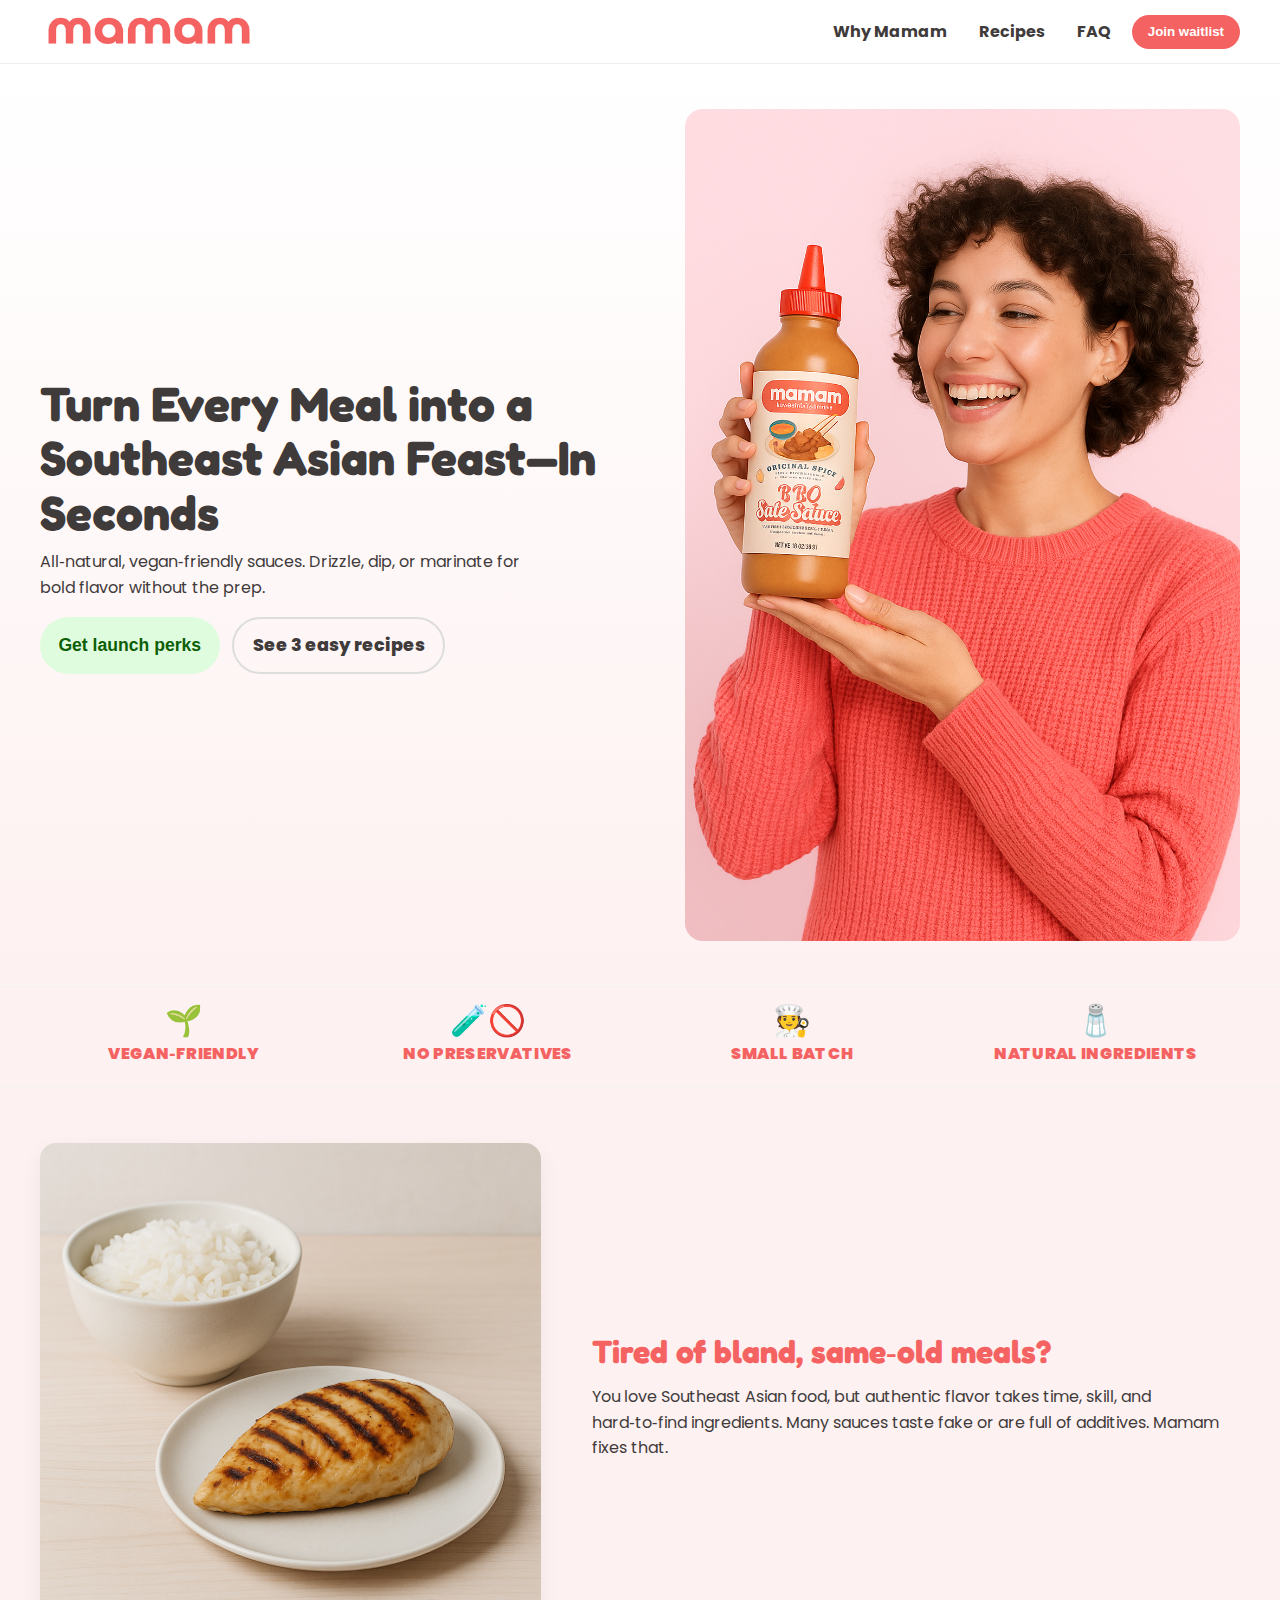
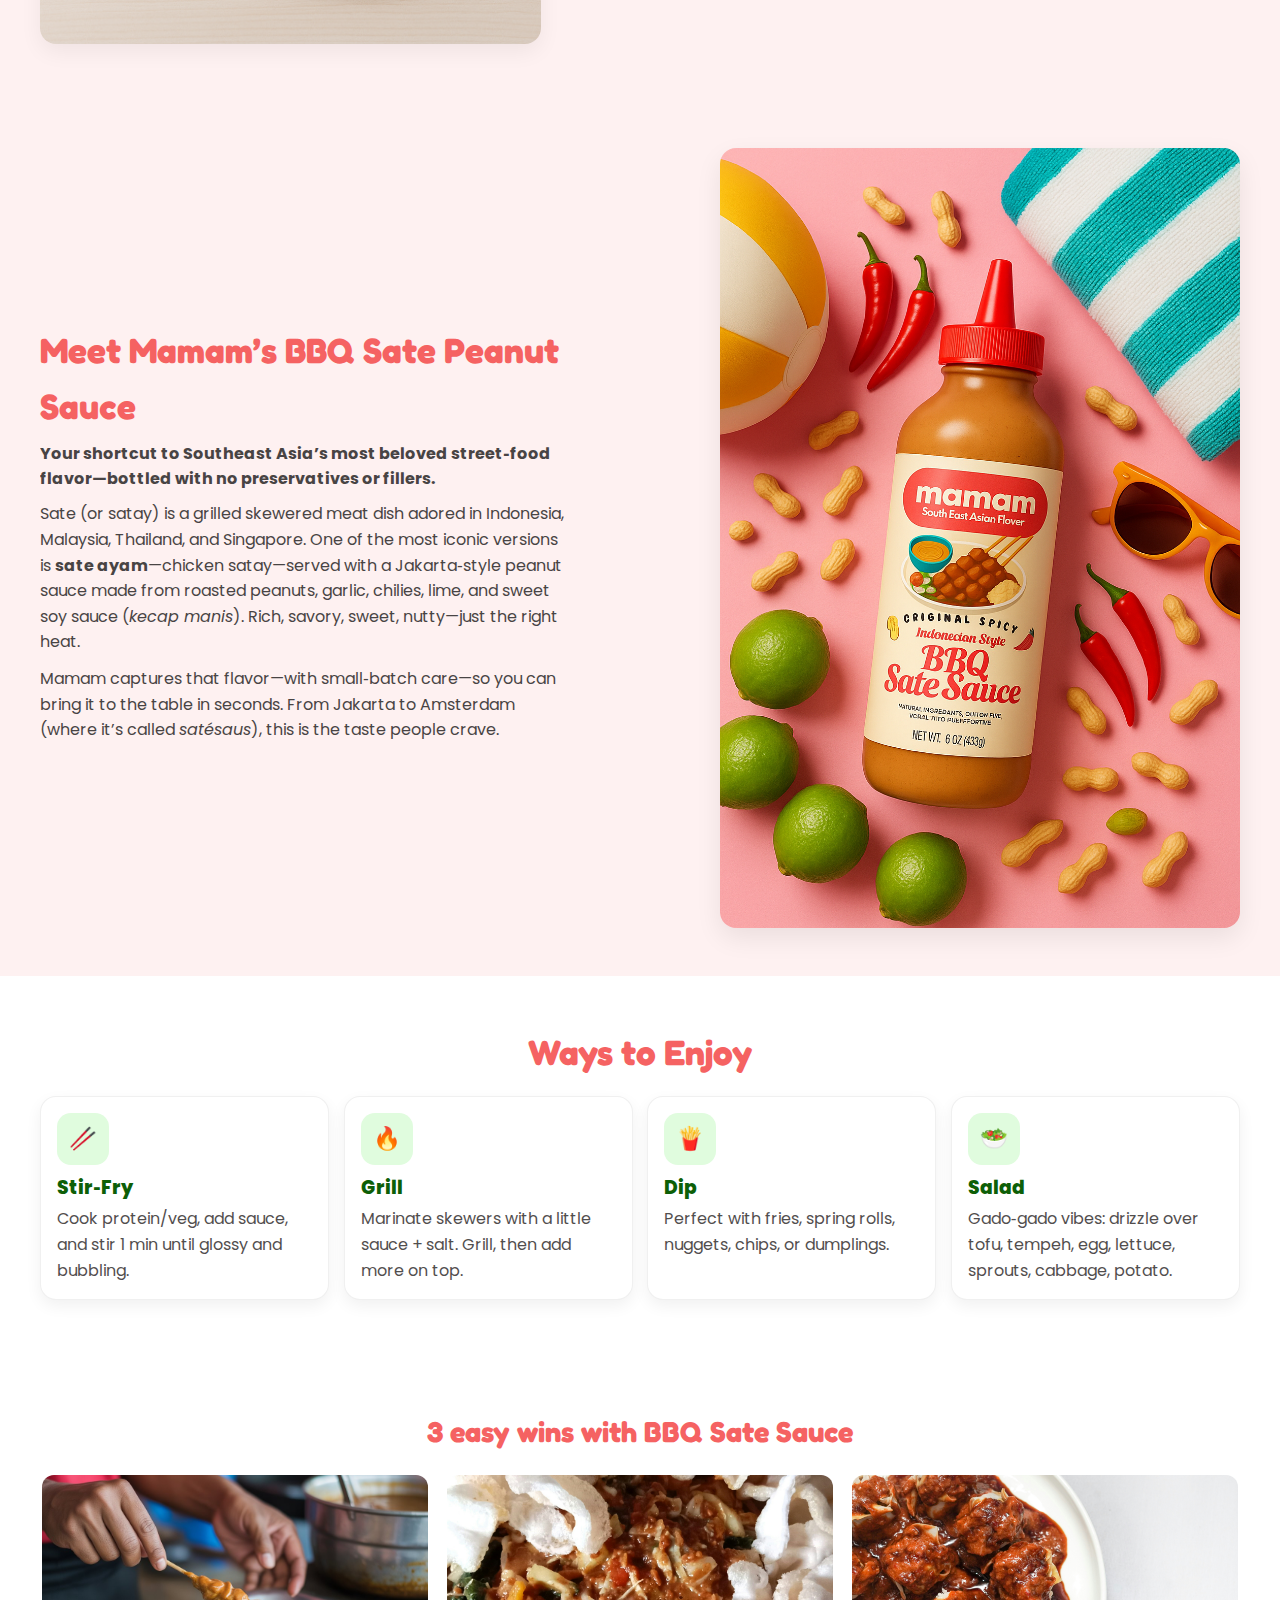
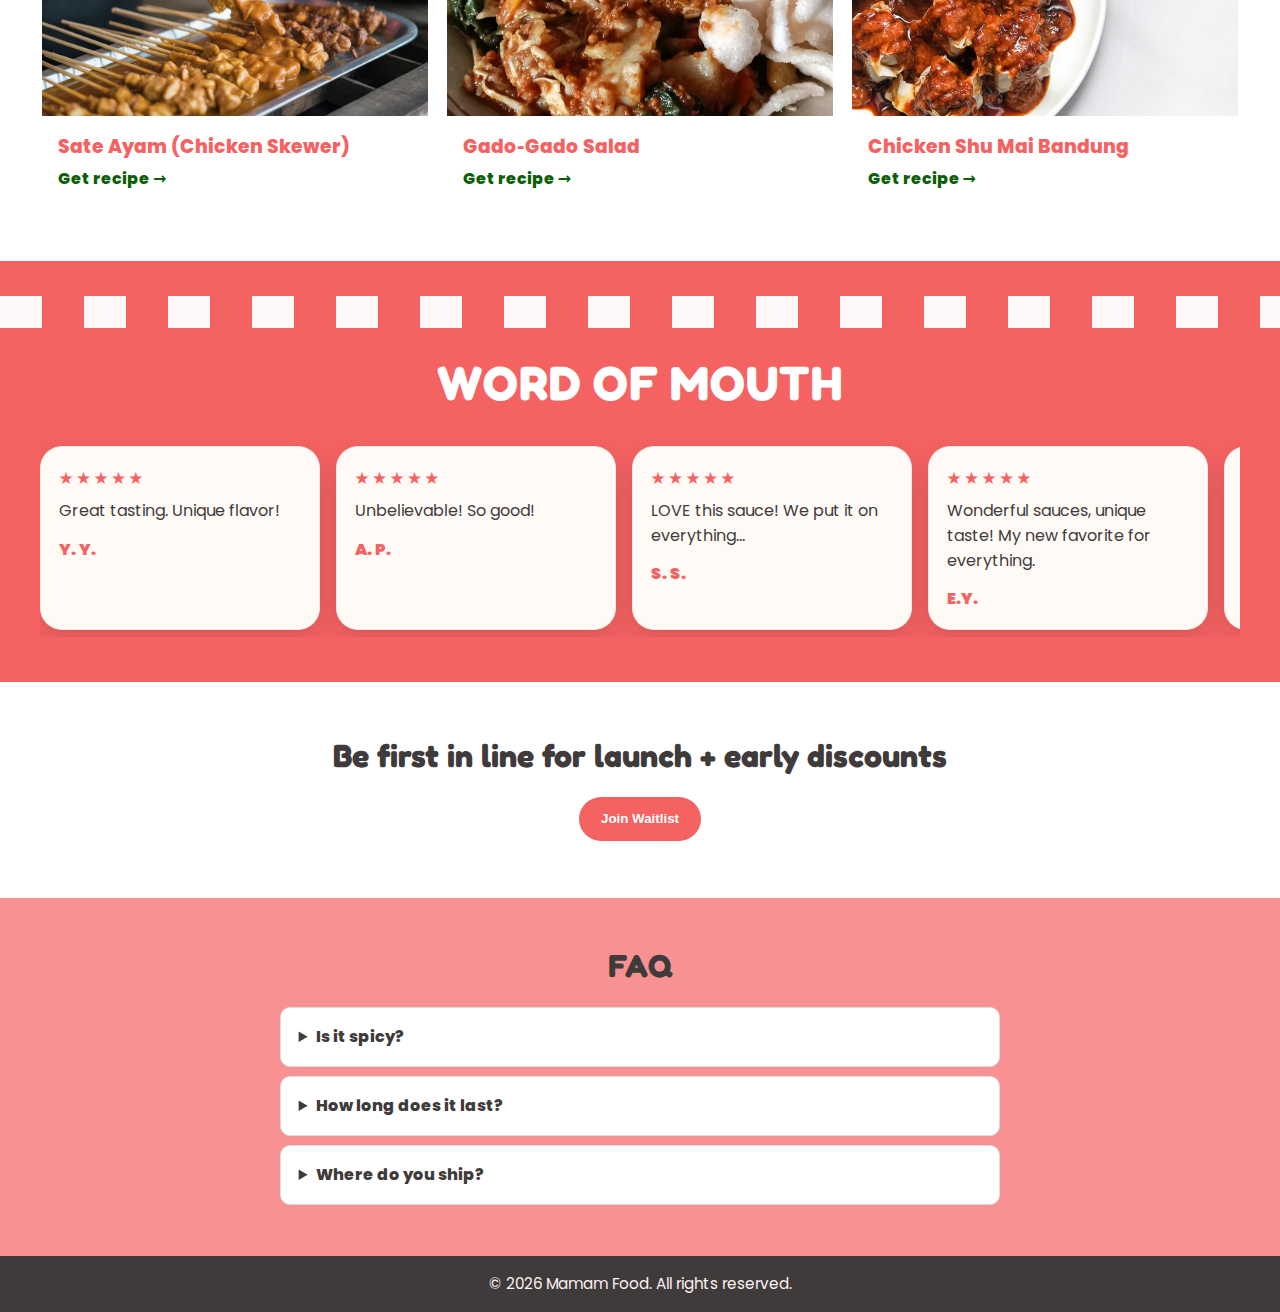
<file: docs/index.html>
<!DOCTYPE html>
<html lang="en">
<head>
  <meta charset="utf-8" />
  <meta name="viewport" content="width=device-width, initial-scale=1" />
  <title>Mamam Food — Southeast Asian Flavor, Fast</title>

  <!-- Fonts -->
  <link rel="preconnect" href="https://fonts.googleapis.com" />
  <link rel="preconnect" href="https://fonts.gstatic.com" crossorigin />
  <link href="https://fonts.googleapis.com/css2?family=Poppins:wght@300;400;600;700&family=Fredoka:wght@600;700&display=swap" rel="stylesheet" />

  <link rel="stylesheet" href="style.css" />
</head>
<body>
  <!-- Header -->
  <header class="navbar">
    <div class="container nav-content" role="navigation" aria-label="Primary">
      <a class="logo" href="#top" aria-label="Mamam Food home">
        <!-- keeps aspect ratio; works with logo.png or Logo.PNG -->
        <img src="logo.png" onerror="this.src='Logo.PNG'" alt="Mamam Food logo" />
      </a>
      <nav class="primary-nav">
        <a href="#why">Why Mamam</a>
        <a href="#recipes">Recipes</a>
        <a href="#faq">FAQ</a>
        <button class="nav-cta" data-open="waitlist-modal" aria-haspopup="dialog" aria-controls="waitlist-modal">Join waitlist</button>
      </nav>
    </div>
  </header>

  <main id="top">
    <!-- HERO (two-column like the reference) -->
    <section class="hero">
      <div class="container hero-grid">
        <div class="hero-copy">
          <h1>Turn Every Meal into a Southeast Asian Feast—In Seconds</h1>
          <p class="subhead">All‑natural, vegan‑friendly sauces. Drizzle, dip, or marinate for bold flavor without the prep.</p>
          <div class="hero-ctas">
            <button class="cta-btn" data-open="waitlist-modal" aria-haspopup="dialog" aria-controls="waitlist-modal">Get launch perks</button>
            <a class="cta-btn ghost" href="#recipes">See 3 easy recipes</a>
          </div>
        </div>
        <figure class="hero-media" aria-hidden="true">
          <img src="Product1.png" alt="" />
        </figure>
      </div>
    </section>

    <!-- CLAIM STRIP -->
    <section class="claim-strip" id="why" aria-label="Product claims">
      <div class="container claims">
        <div class="claim">
          <span class="claim-icon" aria-hidden="true">🌱</span>
          <span class="claim-title">VEGAN‑FRIENDLY</span>
        </div>
        <div class="claim">
          <span class="claim-icon" aria-hidden="true">🧪🚫</span>
          <span class="claim-title">NO PRESERVATIVES</span>
        </div>
        <div class="claim">
          <span class="claim-icon" aria-hidden="true">🧑‍🍳</span>
          <span class="claim-title">SMALL BATCH</span>
        </div>
        <div class="claim">
          <span class="claim-icon" aria-hidden="true">🧂</span>
          <span class="claim-title">NATURAL INGREDIENTS</span>
        </div>
      </div>
    </section>

    <!-- Problem -->
    <section class="problem">
      <div class="container problem-grid">
        <div class="problem-image-wrapper">
          <img src="Pain1.png" alt="Mamam BBQ Sate Sauce bottle with fresh ingredients" loading="lazy" />
        </div>
        <div class="problem-text">
          <h2>Tired of bland, same‑old meals?</h2>
          <p>You love Southeast Asian food, but authentic flavor takes time, skill, and hard‑to‑find ingredients. Many sauces taste fake or are full of additives. Mamam fixes that.</p>
        </div>
      </div>
    </section>

<!-- Product Explainer -->
<section class="product-explainer" id="about-sate">
  <div class="container explainer-grid">
    <figure class="explainer-media">
      <img src="Product2.png" alt="Mamam BBQ Sate Peanut Sauce bottle" loading="lazy" />
    </figure>

    <div class="explainer-copy">
      <h2>Meet Mamam’s BBQ Sate Peanut Sauce</h2>
      <p class="lede">
        Your shortcut to Southeast Asia’s most beloved street‑food flavor—bottled with no preservatives or fillers.
      </p>
      <p>
        Sate (or satay) is a grilled skewered meat dish adored in Indonesia, Malaysia, Thailand, and Singapore.
        One of the most iconic versions is <strong>sate ayam</strong>—chicken satay—served with a Jakarta‑style peanut
        sauce made from roasted peanuts, garlic, chilies, lime, and sweet soy sauce (<em>kecap manis</em>).
        Rich, savory, sweet, nutty—just the right heat.
      </p>
      <p>
        Mamam captures that flavor—with small‑batch care—so you can bring it to the table in seconds.
        From Jakarta to Amsterdam (where it’s called <em>satésaus</em>), this is the taste people crave.
      </p>
    </div>
  </div>
</section>

<!-- How To Use -->
<section class="how-to" aria-labelledby="howto-heading">
  <div class="container">
    <h2 id="howto-heading">Ways to Enjoy</h2>
    <div class="use-cards">
      <article class="use-card">
        <div class="use-icon" aria-hidden="true">🥢</div>
        <h3>Stir‑Fry</h3>
        <p>Cook protein/veg, add sauce, and stir 1 min until glossy and bubbling.</p>
      </article>

      <article class="use-card">
        <div class="use-icon" aria-hidden="true">🔥</div>
        <h3>Grill</h3>
        <p>Marinate skewers with a little sauce + salt. Grill, then add more on top.</p>
      </article>

      <article class="use-card">
        <div class="use-icon" aria-hidden="true">🍟</div>
        <h3>Dip</h3>
        <p>Perfect with fries, spring rolls, nuggets, chips, or dumplings.</p>
      </article>

      <article class="use-card">
        <div class="use-icon" aria-hidden="true">🥗</div>
        <h3>Salad</h3>
        <p>Gado‑gado vibes: drizzle over tofu, tempeh, egg, lettuce, sprouts, cabbage, potato.</p>
      </article>
    </div>
  </div>
</section>

<!-- Recipes -->
    <section class="recipes" id="recipes" aria-labelledby="recipes-heading">
      <div class="container">
        <h2 id="recipes-heading">3 easy wins with BBQ Sate Sauce</h2>
        <div class="cards">
          <article class="card">
            <img src="Recipe1.jpg" alt="Grilled chicken bowls with greens" loading="lazy" />
            <h3>Sate Ayam (Chicken Skewer)</h3>
            <a href="/recipes/grilled-chicken" aria-label="Grilled Chicken Bowls recipe">Get recipe →</a>
          </article>
          <article class="card">
            <img src="Recipe2.jpg" alt="Gado‑Gado salad with peanut dressing" loading="lazy" />
            <h3>Gado‑Gado Salad</h3>
            <a href="/recipes/gado-gado" aria-label="Gado‑Gado Salad recipe">Get recipe →</a>
          </article>
          <article class="card">
            <img src="Recipe3.jpg" alt="Tofu satay skewers" loading="lazy" />
            <h3>Chicken Shu Mai Bandung</h3>
            <a href="/recipes/tofu-satay" aria-label="Tofu Satay recipe">Get recipe →</a>
          </article>
        </div>
      </div>
    </section>


<!-- Testimonials -->
<section class="testimonials" id="reviews">
   <div aria-hidden="true" class="checker"></div>
  <div class="container">
    <h2 class="testimonials-title">WORD OF MOUTH</h2>

    <div class="reviews-row" role="list">
      <article class="review" role="listitem">
        <div class="stars" aria-label="5 out of 5">★★★★★</div>
        <p>Great tasting. Unique flavor!</p>
        <div class="author">Y. Y.</div>
      </article>

      <article class="review" role="listitem">
        <div class="stars" aria-label="5 out of 5">★★★★★</div>
        <p>Unbelievable! So good!</p>
        <div class="author">A. P.</div>
      </article>

      <article class="review" role="listitem">
        <div class="stars" aria-label="5 out of 5">★★★★★</div>
        <p>LOVE this sauce! We put it on everything…</p>
        <div class="author">S. S.</div>
      </article>

      <article class="review" role="listitem">
        <div class="stars" aria-label="5 out of 5">★★★★★</div>
        <p>Wonderful sauces, unique taste! My new favorite for everything.</p>
        <div class="author">E.Y.</div>
      </article>

      <article class="review" role="listitem">
        <div class="stars" aria-label="5 out of 5">★★★★★</div>
        <p>My kids love it. Easy stir‑fry sauce.</p>
        <div class="author">K. K.</div>
      </article>
    </div>
  </div>
</section>

<!-- CTA -->
<section class="cta-block">
  <div class="cta-content">
    <h2>Be first in line for launch + early discounts</h2>
    <button type="button" class="cta-btn-dark" data-open="waitlist-modal">
  Join Waitlist
</button>
  </div>
</section>

    <!-- FAQ -->
    <section class="faq" id="faq">
      <div class="container">
        <h2>FAQ</h2>
        <div class="faq-item"><details><summary>Is it spicy?</summary><p>Medium heat. A non‑spicy variant is coming soon!</p></details></div>
        <div class="faq-item"><details><summary>How long does it last?</summary><p>We don't use preservatives. Unopened: 6 months. After opening: refrigerate, finish in ~4 weeks.</p></details></div>
        <div class="faq-item"><details><summary>Where do you ship?</summary><p>California for now. Expanding soon!</p></details></div>
      </div>
    </section>
  </main>

  <footer class="footer">
    <div class="container">
      <p>&copy; <span id="year"></span> Mamam Food. All rights reserved.</p>
    </div>
  </footer>

<div id="waitlist-modal" class="modal" role="dialog" aria-modal="true" aria-labelledby="waitlist-title" hidden>
  <div class="modal-card">
    <button class="close" data-close aria-label="Close">×</button>

    <h3 id="waitlist-title">Get first dibs + launch discount</h3>
    <p class="modal-sub">Join the Mamam waitlist — exclusive perks at launch.</p>
    <h4 id="waitlist-form-title">Email</h4>

    <!-- Hidden iFrame to catch Google Forms redirect (prevents navigation) -->
    <iframe name="hidden_iframe" id="hidden_iframe" style="display:none;"></iframe>

    <form id="waitlist-form"
      action="https://docs.google.com/forms/d/e/1FAIpQLSfjO_PI4Z9yxTVx5plGG4IVrYUAAAMLwyxVF9CmSBVuYnHZ2w/formResponse"
      method="POST" target="hidden_iframe" novalidate>
      <label class="sr-only" for="wl-email">Email</label>
      <!-- IMPORTANT: map to your Google Forms entry field -->
      <input id="wl-email" class="input" type="email" name="entry.1663422065" placeholder="you@gmail.com" required />
      <button type="submit" class="nav-cta">Join waitlist</button>

      <!-- Honeypot (blocks simple bots) -->
      <input type="text" name="hp_chek" tabindex="-1" autocomplete="off"
             style="position:absolute;left:-9999px;opacity:0;" aria-hidden="true" />

      <!-- Feedback banners -->
      <div id="wl-success" class="success">You’re on the list! 🎉</div>
      <div id="wl-error" class="error">Please enter a valid email.</div>
    </form>

    <small class="privacy">We’ll email only about Mamam launches and promos. Unsubscribe anytime.</small>
  </div>
</div>

<script>
  // Footer year (unchanged)
  document.getElementById('year').textContent = new Date().getFullYear();

  // Open modal on any element with data-open="waitlist-modal"
  document.querySelectorAll('[data-open]').forEach(el=>{
    el.addEventListener('click', (e)=>{
      e.preventDefault();
      const id = el.getAttribute('data-open');
      const modal = document.getElementById(id);
      if (modal) modal.hidden = false;
    });
  });

  // Close helpers (buttons, ESC, backdrop)
  const overlay = document.getElementById('waitlist-modal');
  function closeModal(){
    overlay.hidden = true;
    // reset form banners/state
    const form = document.getElementById('waitlist-form');
    const success = document.getElementById('wl-success');
    const errorBox = document.getElementById('wl-error');
    const submitBtn = form?.querySelector('button[type="submit"]');
    if (success) success.style.display = 'none';
    if (errorBox) errorBox.style.display = 'none';
    if (form) form.reset();
    if (submitBtn){ submitBtn.disabled = false; submitBtn.textContent = 'Join waitlist'; }
  }
  document.querySelectorAll('[data-close]').forEach(btn=>{
    btn.addEventListener('click', closeModal);
  });
  document.addEventListener('keydown', (e)=>{
    if (e.key === 'Escape') closeModal();
  });
  overlay?.addEventListener('click', (e)=>{
    if (e.target.classList.contains('modal')) closeModal();
  });

  // Waitlist behavior (no CORS – posts directly to Google Forms)
  const form = document.getElementById('waitlist-form');
  const submitBtn = form.querySelector('button[type="submit"]');
  const success = document.getElementById('wl-success');
  const errorBox = document.getElementById('wl-error');
  const iframe = document.getElementById('hidden_iframe');

  form.addEventListener('submit', (e) => {
    const hp = form.querySelector('input[name="hp_chek"]');
    const email = form.querySelector('input[type="email"]');
    success.style.display = 'none';
    errorBox.style.display = 'none';

    if (hp.value) { // bot
      e.preventDefault();
      errorBox.textContent = 'Blocked as spam.';
      errorBox.style.display = 'block';
      return;
    }
    if (!email.value || !email.checkValidity()) {
      e.preventDefault();
      email.focus();
      errorBox.textContent = 'Please enter a valid email.';
      errorBox.style.display = 'block';
      return;
    }
    submitBtn.disabled = true;
    submitBtn.textContent = 'Submitting…';

    // Mimic Google button value
    const hiddenSubmit = document.createElement('input');
    hiddenSubmit.type = 'hidden';
    hiddenSubmit.name = 'submit';
    hiddenSubmit.value = 'Submit';
    form.appendChild(hiddenSubmit);
    // Let the browser POST to Google Forms (no fetch => no CORS).
  });

  // When Google finishes (inside hidden iframe), show success
  iframe.addEventListener('load', () => {
    if (submitBtn.disabled) {
      submitBtn.disabled = false;
      submitBtn.textContent = 'Join waitlist';
      success.style.display = 'block';
      form.reset();
    }
  });
</script>


  <!-- Minimal JS -->
<script>
  // Footer year
  document.getElementById('year').textContent = new Date().getFullYear();

  // Open modal on any element with data-open="waitlist-modal"
  document.querySelectorAll('[data-open]').forEach(el=>{
    el.addEventListener('click', (e)=>{
      e.preventDefault();                              // stop <a> jumps if any
      const id = el.getAttribute('data-open');
      const modal = document.getElementById(id);
      if (modal) modal.hidden = false;
    });
  });

  // Close on any [data-close] button
  document.querySelectorAll('[data-close]').forEach(btn=>{
    btn.addEventListener('click', ()=> btn.closest('.modal').hidden = true);
  });

  // Close on ESC
  document.addEventListener('keydown', (e)=>{
    if (e.key === 'Escape') {
      const m = document.getElementById('waitlist-modal');
      if (m) m.hidden = true;
    }
  });

  // Optional: close when clicking the backdrop (outside the card)
  document.getElementById('waitlist-modal')?.addEventListener('click', (e)=>{
    if (e.target.classList.contains('modal')) e.currentTarget.hidden = true;
  });
</script>

</body>
</html>
</file>
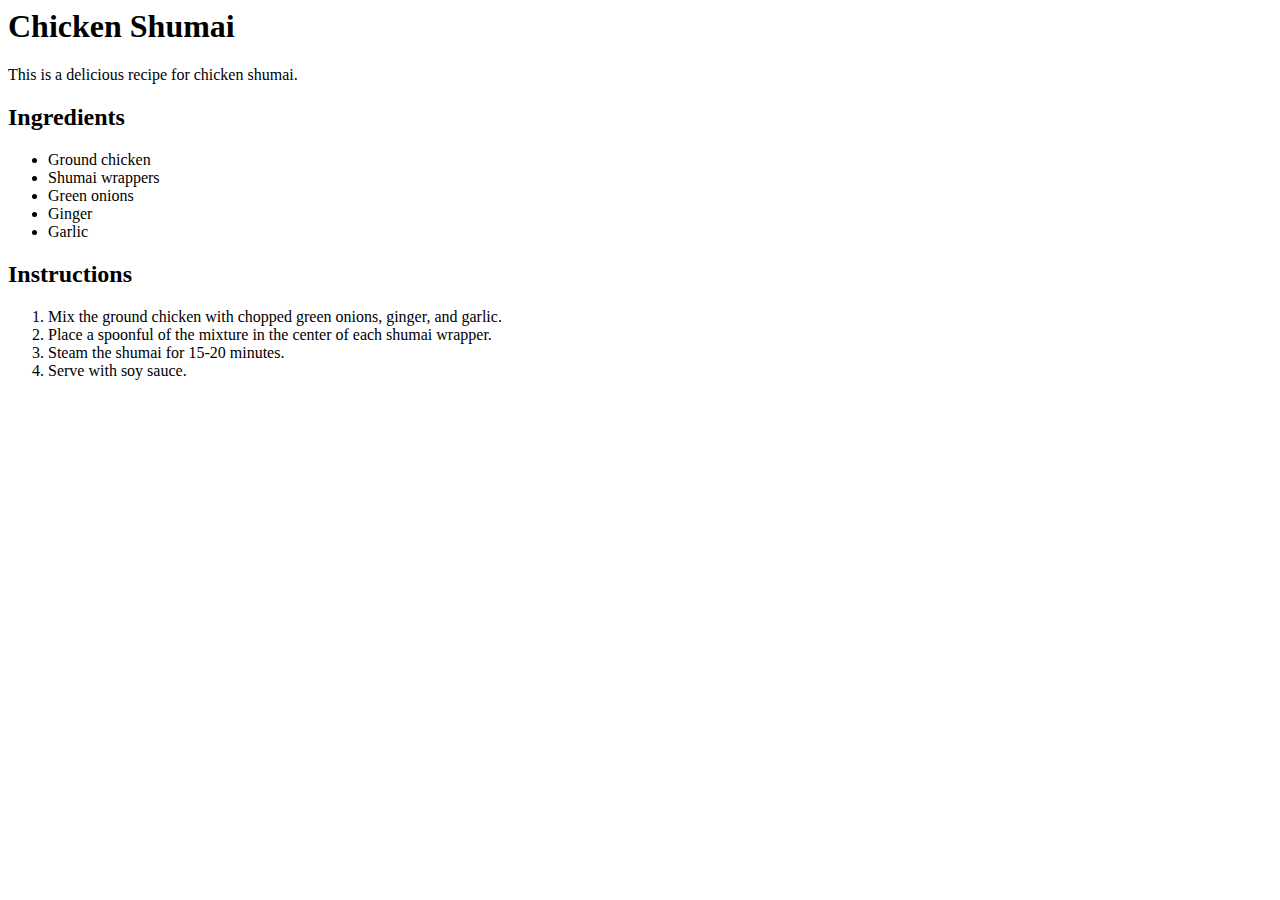
<file: recipes/chicken-shumai.html>
<html>
<head>
    <title>Chicken Shumai Recipe</title>
</head>
<body>
    <h1>Chicken Shumai</h1>
    <p>This is a delicious recipe for chicken shumai.</p>
    <h2>Ingredients</h2>
    <ul>
        <li>Ground chicken</li>
        <li>Shumai wrappers</li>
        <li>Green onions</li>
        <li>Ginger</li>
        <li>Garlic</li>
    </ul>
    <h2>Instructions</h2>
    <ol>
        <li>Mix the ground chicken with chopped green onions, ginger, and garlic.</li>
        <li>Place a spoonful of the mixture in the center of each shumai wrapper.</li>
        <li>Steam the shumai for 15-20 minutes.</li>
        <li>Serve with soy sauce.</li>
    </ol>
</body>
</html>
</file>
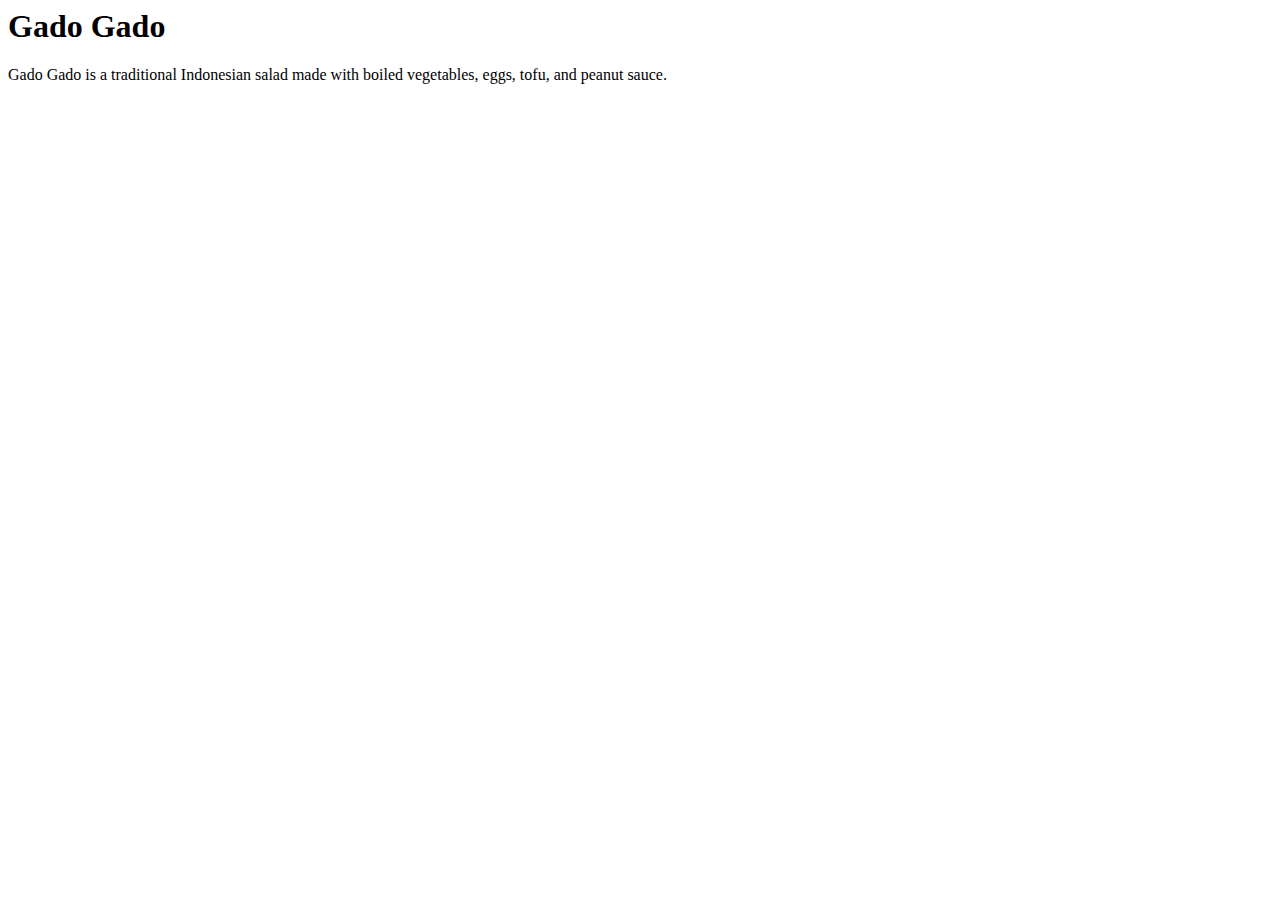
<file: recipes/gado-gado.html>
<html>
<head>
    <title>Gado Gado</title>
</head>
<body>
    <h1>Gado Gado</h1>
    <p>Gado Gado is a traditional Indonesian salad made with boiled vegetables, eggs, tofu, and peanut sauce.</p>
</body>
</html>
</file>
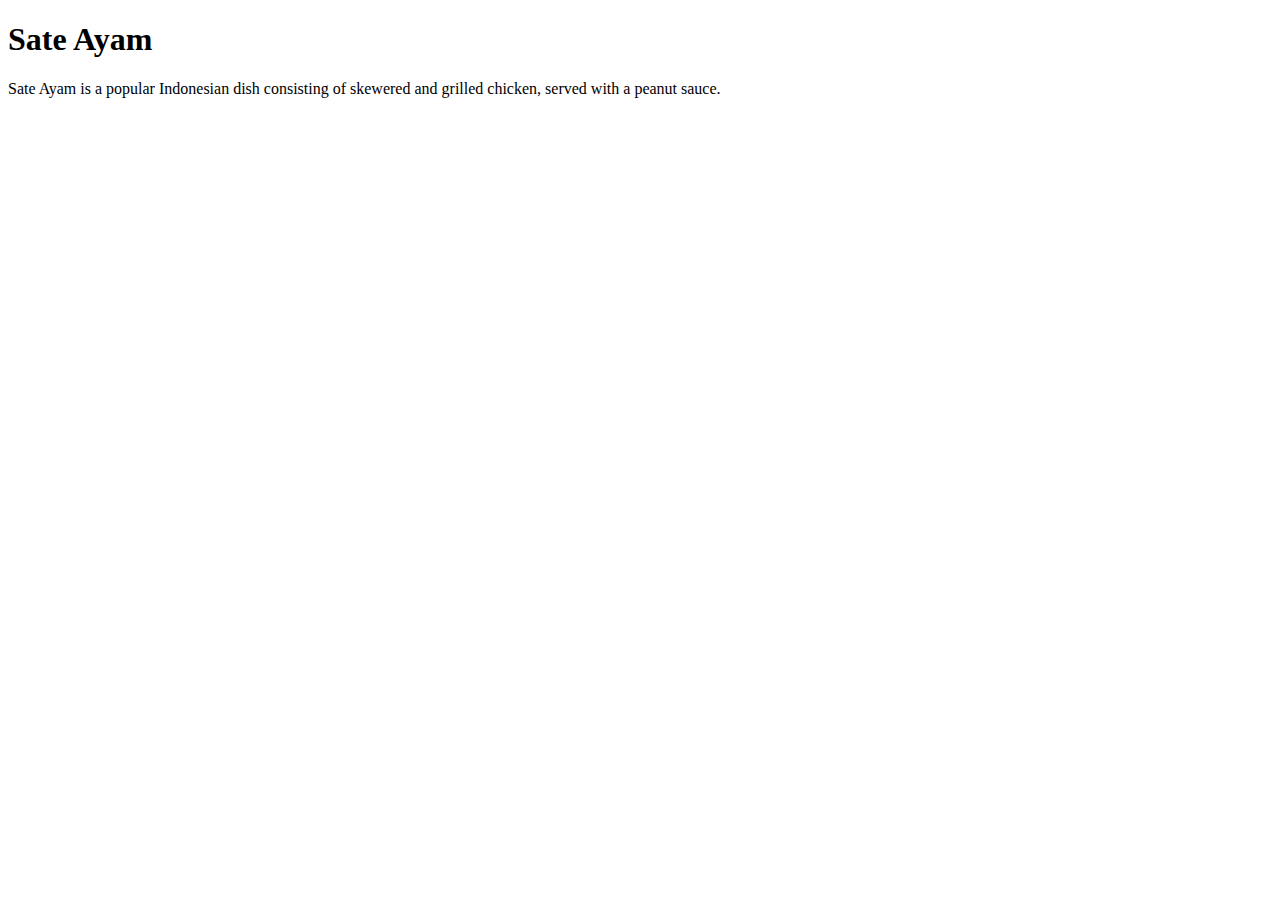
<file: recipes/sate-ayam.html>
<!DOCTYPE html>
<html lang="en">
<head>
    <meta charset="UTF-8">
    <meta name="viewport" content="width=device-width, initial-scale=1.0">
    <title>Sate Ayam</title>
</head>
<body>
    <h1>Sate Ayam</h1>
    <p>Sate Ayam is a popular Indonesian dish consisting of skewered and grilled chicken, served with a peanut sauce.</p>
</body>
</html>
</file>
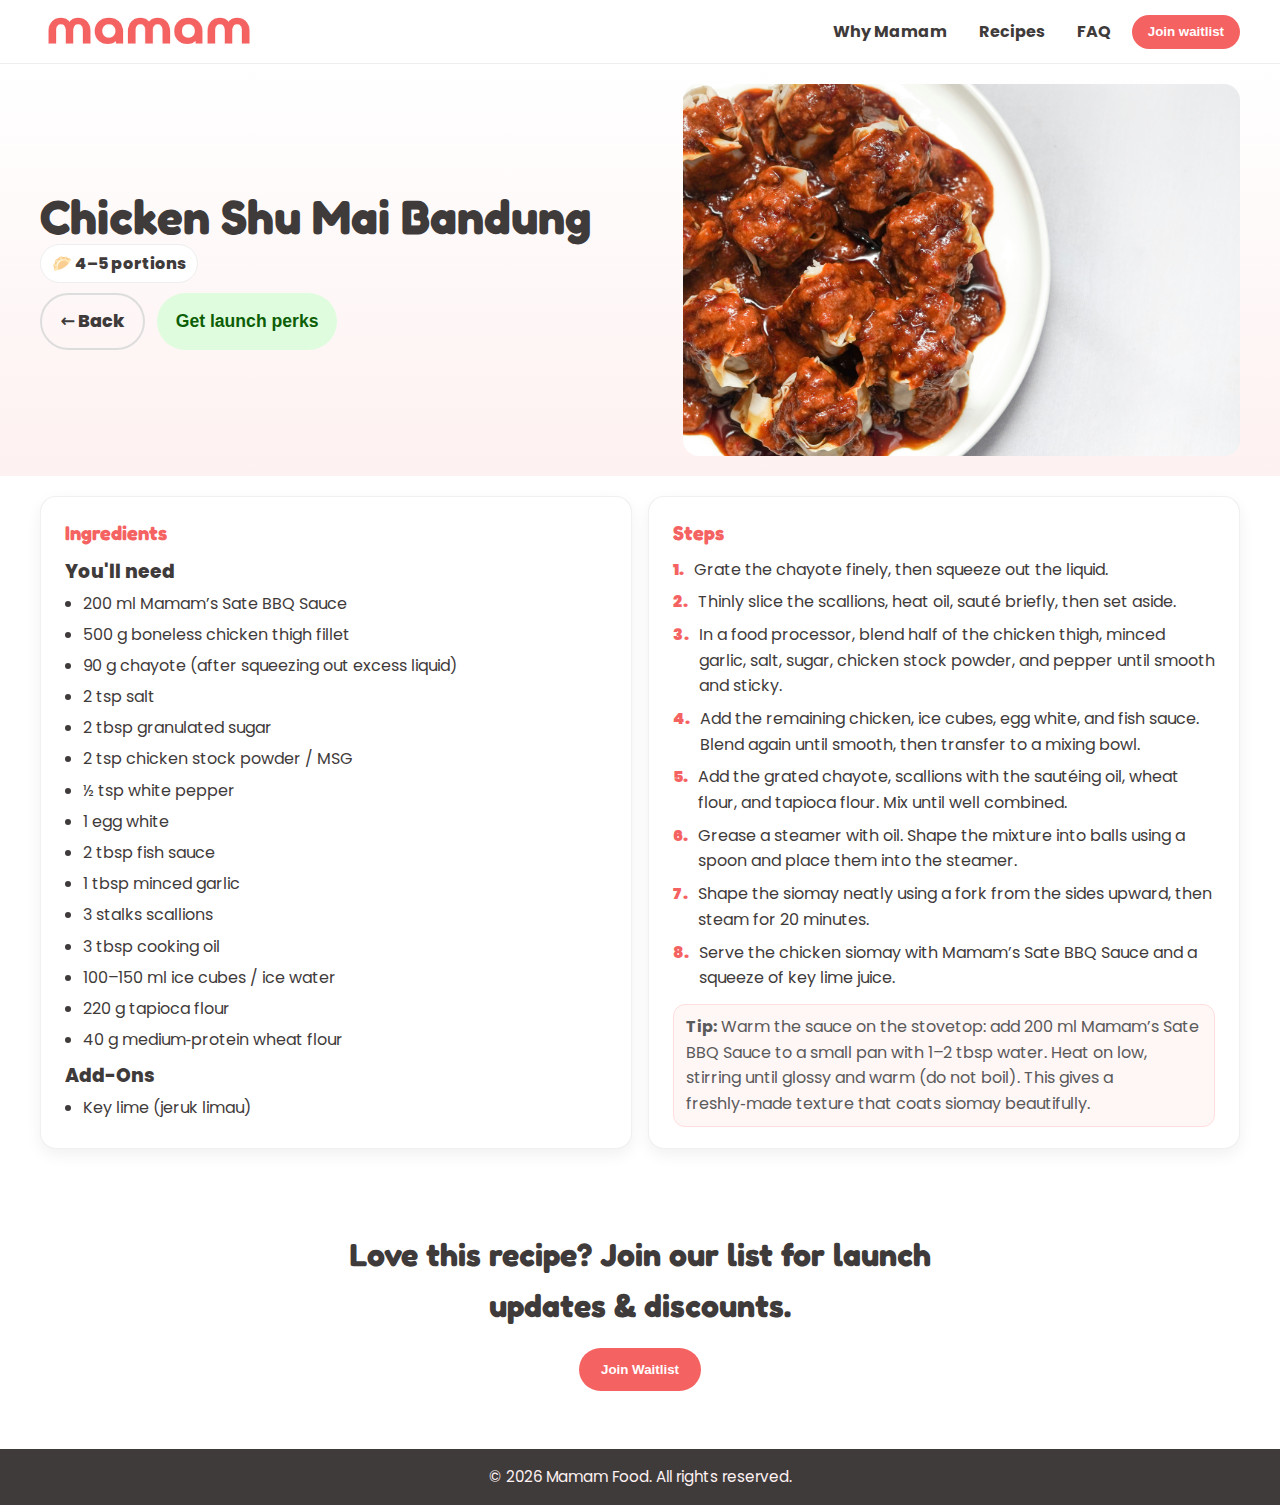
<file: docs/recipes/chicken-shumai.html>
<!DOCTYPE html>
<html lang="en">
<head>
  <meta charset="utf-8" />
  <meta name="viewport" content="width=device-width, initial-scale=1" />
  <title>Chicken Shu Mai Bandung — Mamam Food</title>
  <link rel="preconnect" href="https://fonts.googleapis.com" />
  <link rel="preconnect" href="https://fonts.gstatic.com" crossorigin />
  <link href="https://fonts.googleapis.com/css2?family=Poppins:wght@300;400;600;700&family=Fredoka:wght@600;700&display=swap" rel="stylesheet" />
  <link rel="stylesheet" href="../style.css" />
  <meta name="description" content="Chicken Shu Mai (Siomay) Bandung with Mamam’s Sate BBQ Sauce. Mobile‑friendly, compact recipe. Yield 4–5 portions." />
  <style>
    /* Compact, mobile-first recipe layout on top of site theme */
    .recipe-hero{padding:1.25rem 0}
    .recipe-grid{display:grid;grid-template-columns:1fr;gap:1rem;align-items:center}
    .recipe-photo{border-radius:16px;overflow:hidden;background:#fff}
    .yield-pill{display:inline-flex;align-items:center;gap:.4rem;background:#fff;border:1px solid #eee;border-radius:999px;padding:.35rem .7rem;font-weight:800;color:#3f3b3b}

    .recipe-sections{padding:1.25rem 0 2rem}
    .recipe-grid-2{display:grid;grid-template-columns:1fr;gap:1rem}
    .card-plain{background:#fff;border:1px solid rgba(63,59,59,.08);border-radius:16px;padding:1.25rem 1.5rem;box-shadow:0 6px 16px rgba(0,0,0,.06)}
    .card-plain h2{font-family:'Fredoka',cursive;color:var(--primary);font-size:1.25rem;margin:0 0 .5rem}

    .ing-group{margin:.5rem 0}
    .ing-group h3{margin:.4rem 0 .25rem;font-weight:800;color:#3f3b3b}
    .ing-list{display:grid;grid-template-columns:1fr;gap:.35rem;padding-left:1.1rem}

    .steps-list{counter-reset: step; list-style:none; padding-left:0}
    .steps-list li{display:grid;grid-template-columns:auto 1fr;gap:.6rem;align-items:start;margin:.45rem 0}
    .steps-list li::before{counter-increment: step; content: counter(step) "."; font-weight:900; color:var(--primary);}

    .tip{background:#fff6f6;border:1px solid #ffdede;border-radius:12px;padding:.6rem .75rem;margin-top:.8rem;color:#5a5a5a}

    @media(min-width:900px){
      .recipe-grid{grid-template-columns:1fr .9fr;gap:1.5rem}
      .recipe-grid-2{grid-template-columns:1fr 1fr}
    }
  </style>
</head>
<body>
  <!-- Header -->
  <header class="navbar">
    <div class="container nav-content" role="navigation" aria-label="Primary">
      <a class="logo" href="/" aria-label="Mamam Food home">
        <img src="../logo.png" onerror="this.src='../Logo.PNG'" alt="Mamam Food logo" />
      </a>
      <nav class="primary-nav">
        <a href="/index.html#why">Why Mamam</a>
        <a href="/index.html#recipes">Recipes</a>
        <a href="/index.html#faq">FAQ</a>
        <button class="nav-cta" data-open="waitlist-modal" aria-haspopup="dialog" aria-controls="waitlist-modal">Join waitlist</button>
      </nav>
    </div>
  </header>

  <main id="top">
    <!-- HERO -->
    <section class="hero recipe-hero">
      <div class="container recipe-grid">
        <div class="hero-copy">
          <h1>Chicken Shu Mai Bandung</h1>
          <div class="yield-pill" aria-label="Yield">🥟 4–5 portions</div>
          <div class="hero-ctas" style="margin-top:.6rem">
            <a id="back-link" class="cta-btn ghost" href="../index.html#recipes" data-fallback="../index.html#recipes">← Back</a>
            <button class="cta-btn" data-open="waitlist-modal">Get launch perks</button>
          </div>
        </div>
        <figure class="recipe-photo" aria-hidden="true">
          <img src="../Recipe3.jpg" alt="Chicken siomay with peanut sauce and lime" loading="lazy" />
        </figure>
      </div>
    </section>

    <!-- INGREDIENTS + STEPS -->
    <section class="recipe-sections">
      <div class="container recipe-grid-2">
        <section class="card-plain" id="ingredients">
          <h2>Ingredients</h2>

          <div class="ing-group">
            <h3>You'll need</h3>
            <ul class="ing-list">
              <li>200 ml Mamam’s Sate BBQ Sauce</li>
              <li>500 g boneless chicken thigh fillet</li>
              <li>90 g chayote (after squeezing out excess liquid)</li>
              <li>2 tsp salt</li>
              <li>2 tbsp granulated sugar</li>
              <li>2 tsp chicken stock powder / MSG</li>
              <li>½ tsp white pepper</li>
              <li>1 egg white</li>
              <li>2 tbsp fish sauce</li>
              <li>1 tbsp minced garlic</li>
              <li>3 stalks scallions</li>
              <li>3 tbsp cooking oil</li>
              <li>100–150 ml ice cubes / ice water</li>
              <li>220 g tapioca flour</li>
              <li>40 g medium‑protein wheat flour</li>
            </ul>
          </div>

          <div class="ing-group">
            <h3>Add-Ons</h3>
            <ul class="ing-list">
              <li>Key lime (jeruk limau)</li>
            </ul>
          </div>
        </section>

        <section class="card-plain" id="steps">
          <h2>Steps</h2>
          <ol class="steps-list">
            <li>Grate the chayote finely, then squeeze out the liquid.</li>
            <li>Thinly slice the scallions, heat oil, sauté briefly, then set aside.</li>
            <li>In a food processor, blend half of the chicken thigh, minced garlic, salt, sugar, chicken stock powder, and pepper until smooth and sticky.</li>
            <li>Add the remaining chicken, ice cubes, egg white, and fish sauce. Blend again until smooth, then transfer to a mixing bowl.</li>
            <li>Add the grated chayote, scallions with the sautéing oil, wheat flour, and tapioca flour. Mix until well combined.</li>
            <li>Grease a steamer with oil. Shape the mixture into balls using a spoon and place them into the steamer.</li>
            <li>Shape the siomay neatly using a fork from the sides upward, then steam for 20 minutes.</li>
            <li>Serve the chicken siomay with Mamam’s Sate BBQ Sauce and a squeeze of key lime juice.</li>
          </ol>

          <div class="tip"><strong>Tip:</strong> Warm the sauce on the stovetop: add 200 ml Mamam’s Sate BBQ Sauce to a small pan with 1–2 tbsp water. Heat on low, stirring until glossy and warm (do not boil). This gives a freshly‑made texture that coats siomay beautifully.</div>
        </section>
      </div>
    </section>

    <section class="cta-block">
      <div class="cta-content">
        <h2>Love this recipe? Join our list for launch updates & discounts.</h2>
        <button type="button" class="cta-btn-dark" data-open="waitlist-modal">Join Waitlist</button>
      </div>
    </section>
  </main>

  <footer class="footer">
    <div class="container">
      <p>&copy; <span id="year"></span> Mamam Food. All rights reserved.</p>
    </div>
  </footer>

  <!-- Waitlist Modal (same as index) -->
  <div id="waitlist-modal" class="modal" role="dialog" aria-modal="true" aria-labelledby="waitlist-title" hidden>
    <div class="modal-card">
      <button class="close" data-close aria-label="Close">×</button>
      <h3 id="waitlist-title">Get first dibs + launch discount</h3>
      <p class="modal-sub">Join the Mamam waitlist — exclusive perks at launch.</p>

      <iframe name="hidden_iframe" id="hidden_iframe" style="display:none;"></iframe>
      <form id="waitlist-form"
        action="https://docs.google.com/forms/d/e/1FAIpQLSfjO_PI4Z9yxTVx5plGG4IVrYUAAAMLwyxVF9CmSBVuYnHZ2w/formResponse"
        method="POST" target="hidden_iframe" novalidate>
        <label class="sr-only" for="wl-email">Email</label>
        <input id="wl-email" class="input" type="email" name="entry.1663422065" placeholder="you@gmail.com" required pattern="^[^\s@]+@[^\s@]+\.[^\s@]+$" />
        <button type="submit" class="nav-cta">Join waitlist</button>
        <input type="text" name="hp_chek" tabindex="-1" autocomplete="off" style="position:absolute;left:-9999px;opacity:0;" aria-hidden="true" />
        <div id="wl-success" class="success">You’re on the list! 🎉</div>
        <div id="wl-error" class="error">Please enter a valid email.</div>
      </form>
      <small class="privacy">We’ll email only about Mamam launches and promos. Unsubscribe anytime.</small>
    </div>
  </div>

  <!-- JS (reuse index behavior) -->
  <script>
    document.getElementById('year').textContent = new Date().getFullYear();

    // Modal open/close
    document.querySelectorAll('[data-open]').forEach(el=>{
      el.addEventListener('click', (e)=>{
        e.preventDefault();
        const id = el.getAttribute('data-open');
        const modal = document.getElementById(id);
        if (modal) modal.hidden = false;
      });
    });
    const overlay = document.getElementById('waitlist-modal');
    function closeModal(){
      overlay.hidden = true;
      const form = document.getElementById('waitlist-form');
      const success = document.getElementById('wl-success');
      const errorBox = document.getElementById('wl-error');
      const submitBtn = form?.querySelector('button[type="submit"]');
      if (success) success.style.display = 'none';
      if (errorBox) errorBox.style.display = 'none';
      if (form) form.reset();
      if (submitBtn){ submitBtn.disabled = false; submitBtn.textContent = 'Join waitlist'; }
    }
    document.querySelectorAll('[data-close]').forEach(btn=>btn.addEventListener('click', closeModal));
    document.addEventListener('keydown', (e)=>{ if (e.key === 'Escape') closeModal(); });
    overlay?.addEventListener('click', (e)=>{ if (e.target.classList.contains('modal')) closeModal(); });

    // Waitlist submit → Google Forms via hidden iframe
    const form = document.getElementById('waitlist-form');
    const submitBtn = form.querySelector('button[type="submit"]');
    const success = document.getElementById('wl-success');
    const errorBox = document.getElementById('wl-error');
    const iframe = document.getElementById('hidden_iframe');

    form.addEventListener('submit', (e) => {
      const hp = form.querySelector('input[name="hp_chek"]');
      const email = form.querySelector('input[type="email"]');
      success.style.display = 'none';
      errorBox.style.display = 'none';
      if (hp.value) { e.preventDefault(); errorBox.textContent = 'Blocked as spam.'; errorBox.style.display = 'block'; return; }
      if (!email.value || !email.checkValidity()) { e.preventDefault(); email.focus(); errorBox.textContent = 'Please enter a valid email.'; errorBox.style.display = 'block'; return; }
      submitBtn.disabled = true; submitBtn.textContent = 'Submitting…';
      const hiddenSubmit = document.createElement('input');
      hiddenSubmit.type = 'hidden'; hiddenSubmit.name = 'submit'; hiddenSubmit.value = 'Submit';
      form.appendChild(hiddenSubmit);
    });

    iframe.addEventListener('load', () => {
      if (submitBtn.disabled) { submitBtn.disabled = false; submitBtn.textContent = 'Join waitlist'; success.style.display = 'block'; form.reset(); }
    });

    // Robust Back button: go back if there is a same-origin referrer; otherwise fall back to Recipes section
    const backLink = document.getElementById('back-link');
    backLink?.addEventListener('click', (e) => {
      e.preventDefault();
      try {
        if (document.referrer) {
          const ref = new URL(document.referrer);
          if (ref.origin === location.origin) {
            history.back();
            return;
          }
        }
      } catch (_) { /* ignore malformed referrers */ }
      const fallback = backLink.getAttribute('data-fallback') || '../index.html#recipes';
      location.href = fallback;
    });
  </script>

  <!-- SEO: Recipe structured data -->
  <script type="application/ld+json">
  {
    "@context": "https://schema.org",
    "@type": "Recipe",
    "name": "Chicken Shu Mai Bandung",
    "alternateName": "Chicken Siomay Bandung",
    "description": "Chicken siomay Bandung style, paired with Mamam’s Sate BBQ Sauce.",
    "image": ["https://mamamfood.com/Recipe3.jpg"],
    "recipeYield": "4-5 portions",
    "recipeIngredient": [
      "500 g boneless chicken thigh fillet",
      "90 g chayote (after squeezing out excess liquid)",
      "2 tsp salt",
      "2 tbsp granulated sugar",
      "2 tsp chicken stock powder / MSG",
      "1/2 tsp white pepper",
      "1 egg white",
      "2 tbsp fish sauce",
      "1 tbsp minced garlic",
      "3 stalks scallions",
      "3 tbsp cooking oil",
      "100–150 ml ice cubes / ice water",
      "220 g tapioca flour",
      "40 g medium-protein wheat flour",
      "Sauce: 200 ml Mamam’s Sate BBQ Sauce (or as desired)",
      "Other: Key lime (jeruk limau)"
    ],
    "recipeInstructions": [
      {"@type":"HowToStep","text":"Grate the chayote finely, then squeeze out the liquid."},
      {"@type":"HowToStep","text":"Thinly slice the scallions, heat oil, sauté briefly, then set aside."},
      {"@type":"HowToStep","text":"In a food processor, blend half of the chicken thigh, minced garlic, salt, sugar, chicken stock powder, and pepper until smooth and sticky."},
      {"@type":"HowToStep","text":"Add the remaining chicken, ice cubes, egg white, and fish sauce. Blend again until smooth, then transfer to a mixing bowl."},
      {"@type":"HowToStep","text":"Add the grated chayote, scallions with the sautéing oil, wheat flour, and tapioca flour. Mix until well combined."},
      {"@type":"HowToStep","text":"Grease a steamer with oil. Shape the mixture into balls using a spoon and place them into the steamer."},
      {"@type":"HowToStep","text":"Shape the siomay neatly using a fork from the sides upward, then steam for 20 minutes."},
      {"@type":"HowToStep","text":"Serve the chicken siomay with Mamam’s Sate BBQ Sauce and a squeeze of key lime juice."}
    ]
  }
  </script>
</body>
</html>
</file>
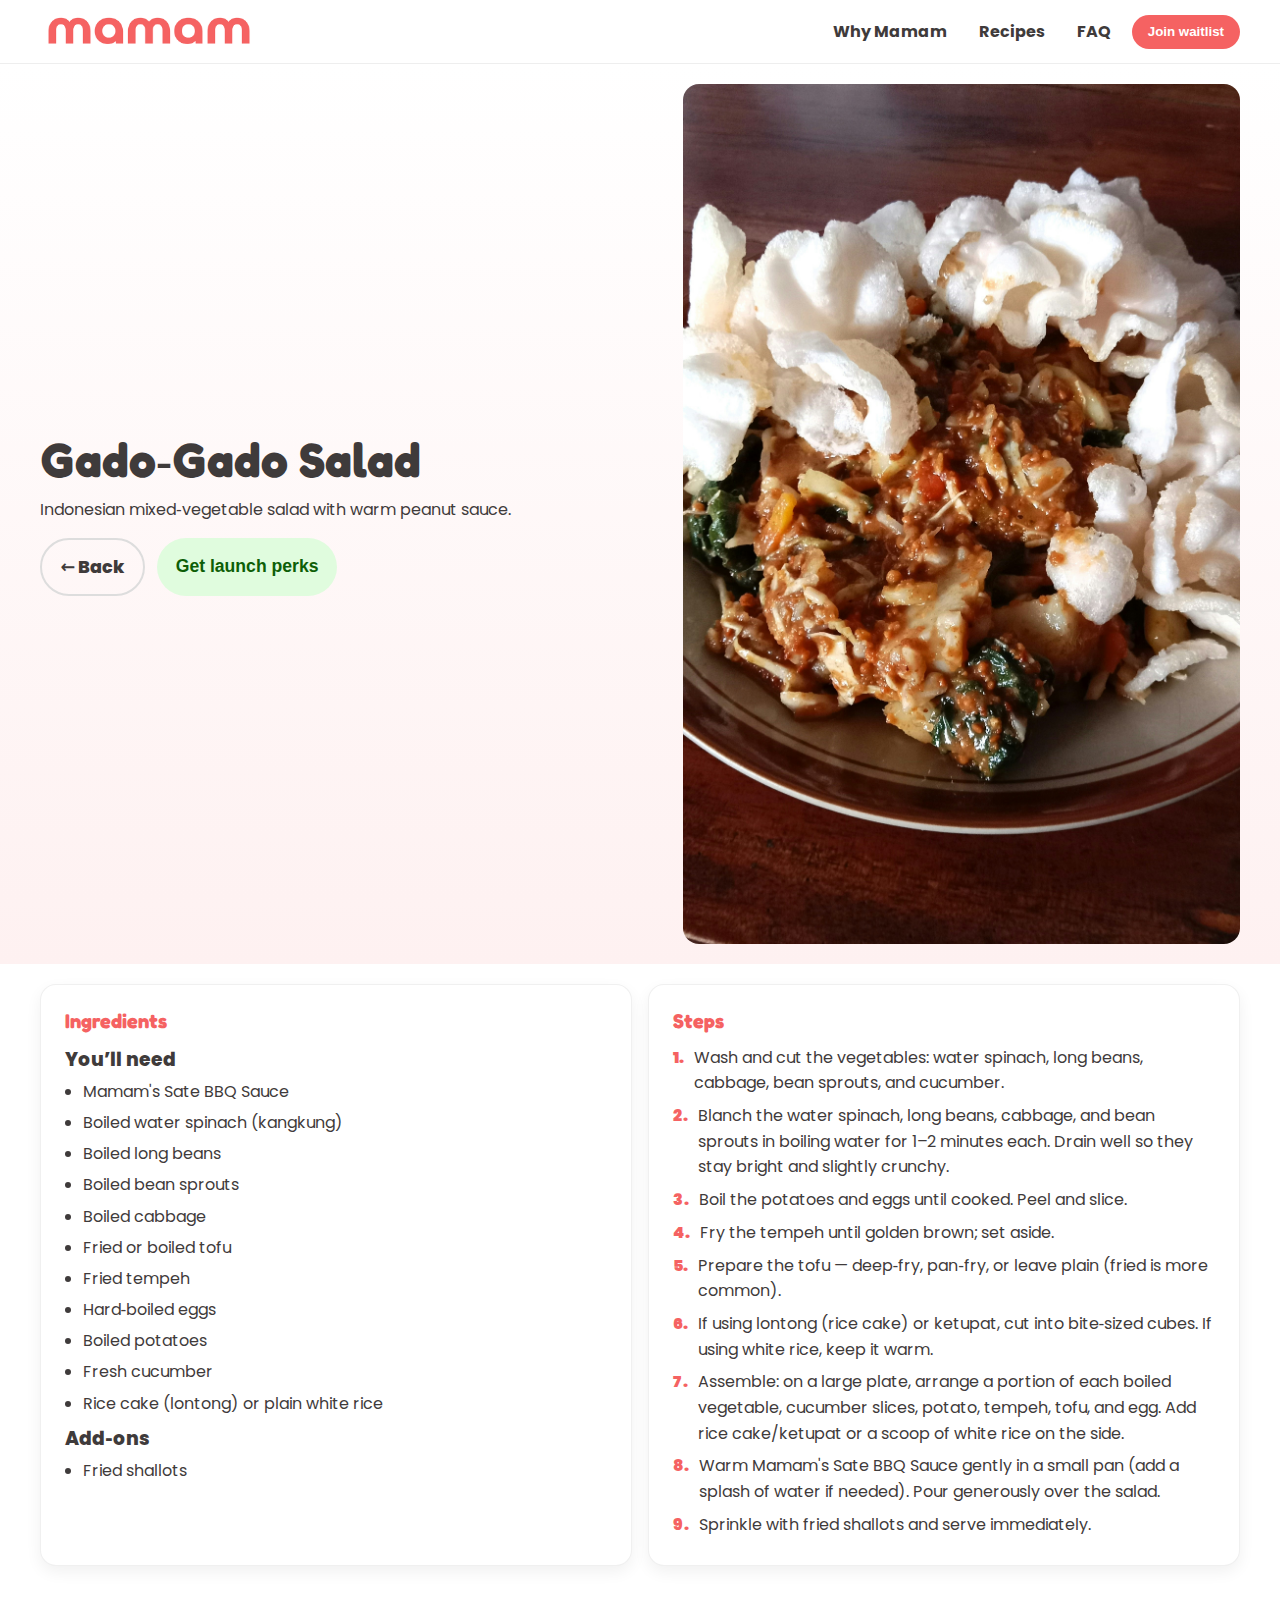
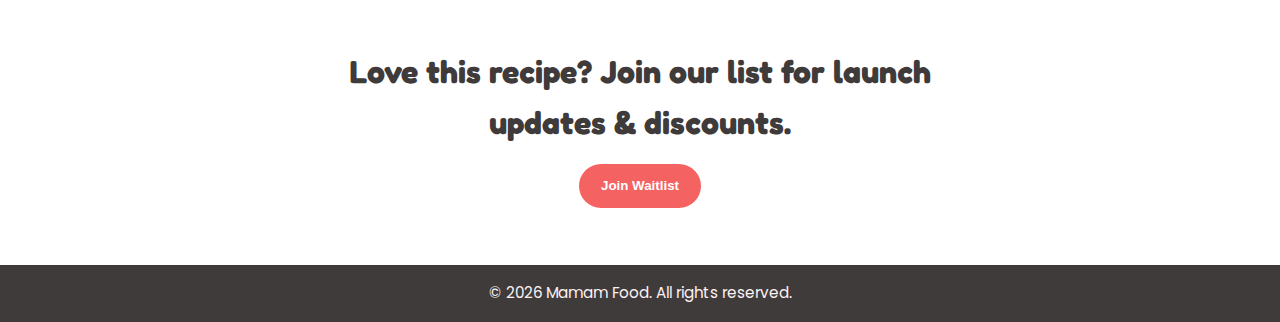
<file: docs/recipes/gado-gado.html>
<!DOCTYPE html>
<html lang="en">
<head>
  <meta charset="utf-8" />
  <meta name="viewport" content="width=device-width, initial-scale=1" />
  <title>Gado‑Gado Salad — Mamam Food</title>
  <link rel="preconnect" href="https://fonts.googleapis.com" />
  <link rel="preconnect" href="https://fonts.gstatic.com" crossorigin />
  <link href="https://fonts.googleapis.com/css2?family=Poppins:wght@300;400;600;700&family=Fredoka:wght@600;700&display=swap" rel="stylesheet" />
  <link rel="stylesheet" href="../style.css" />
  <meta name="description" content="Gado‑Gado Salad with Mamam’s Sate BBQ Sauce. Mobile‑friendly, compact recipe." />
  <style>
    /* Compact, mobile-first recipe layout on top of site theme */
    .recipe-hero{padding:1.25rem 0}
    .recipe-grid{display:grid;grid-template-columns:1fr;gap:1rem;align-items:center}
    .recipe-photo{border-radius:16px;overflow:hidden;background:#fff}

    .recipe-sections{padding:1.25rem 0 2rem}
    .recipe-grid-2{display:grid;grid-template-columns:1fr;gap:1rem}
    .card-plain{background:#fff;border:1px solid rgba(63,59,59,.08);border-radius:16px;padding:1.25rem 1.5rem;box-shadow:0 6px 16px rgba(0,0,0,.06)}
    .card-plain h2{font-family:'Fredoka',cursive;color:var(--primary);font-size:1.25rem;margin:0 0 .5rem}

    .ing-group{margin:.5rem 0}
    .ing-group h3{margin:.4rem 0 .25rem;font-weight:800;color:#3f3b3b}
    .ing-list{display:grid;grid-template-columns:1fr;gap:.35rem;padding-left:1.1rem}

    .steps-list{counter-reset: step; list-style:none; padding-left:0}
    .steps-list li{display:grid;grid-template-columns:auto 1fr;gap:.6rem;align-items:start;margin:.45rem 0}
    .steps-list li::before{counter-increment: step; content: counter(step) "."; font-weight:900; color:var(--primary);}

    @media(min-width:900px){
      .recipe-grid{grid-template-columns:1fr .9fr;gap:1.5rem}
      .recipe-grid-2{grid-template-columns:1fr 1fr}
    }
  </style>
</head>
<body>
  <!-- Header -->
  <header class="navbar">
    <div class="container nav-content" role="navigation" aria-label="Primary">
      <a class="logo" href="/" aria-label="Mamam Food home">
        <img src="../logo.png" onerror="this.src='../Logo.PNG'" alt="Mamam Food logo" />
      </a>
      <nav class="primary-nav">
        <a href="/index.html#why">Why Mamam</a>
        <a href="/index.html#recipes">Recipes</a>
        <a href="/index.html#faq">FAQ</a>
        <button class="nav-cta" data-open="waitlist-modal" aria-haspopup="dialog" aria-controls="waitlist-modal">Join waitlist</button>
      </nav>
    </div>
  </header>

  <main id="top">
    <!-- HERO -->
    <section class="hero recipe-hero">
      <div class="container recipe-grid">
        <div class="hero-copy">
          <h1>Gado‑Gado Salad</h1>
          <p class="subhead">Indonesian mixed‑vegetable salad with warm peanut sauce.</p>
          <div class="hero-ctas" style="margin-top:.6rem">
            <a id="back-link" class="cta-btn ghost" href="../index.html#recipes" data-fallback="../index.html#recipes">← Back</a>
            <button class="cta-btn" data-open="waitlist-modal">Get launch perks</button>
          </div>
        </div>
        <figure class="recipe-photo" aria-hidden="true">
          <img src="../Recipe2.jpg" alt="Gado‑Gado salad with peanut sauce" loading="lazy" />
        </figure>
      </div>
    </section>

    <!-- INGREDIENTS + STEPS -->
    <section class="recipe-sections">
      <div class="container recipe-grid-2">
        <section class="card-plain" id="ingredients">
          <h2>Ingredients</h2>
          <div class="ing-group">
            <h3>You’ll need</h3>
            <ul class="ing-list">
              <li>Mamam's Sate BBQ Sauce</li>
              <li>Boiled water spinach (kangkung)</li>
              <li>Boiled long beans</li>
              <li>Boiled bean sprouts</li>
              <li>Boiled cabbage</li>
              <li>Fried or boiled tofu</li>
              <li>Fried tempeh</li>
              <li>Hard‑boiled eggs</li>
              <li>Boiled potatoes</li>
              <li>Fresh cucumber</li>
              <li>Rice cake (lontong) or plain white rice</li>
            </ul>
          </div>

          <div class="ing-group">
            <h3>Add‑ons</h3>
            <ul class="ing-list">
              <li>Fried shallots</li>
            </ul>
          </div>
        </section>

        <section class="card-plain" id="steps">
          <h2>Steps</h2>
          <ol class="steps-list">
            <li>Wash and cut the vegetables: water spinach, long beans, cabbage, bean sprouts, and cucumber.</li>
            <li>Blanch the water spinach, long beans, cabbage, and bean sprouts in boiling water for 1–2 minutes each. Drain well so they stay bright and slightly crunchy.</li>
            <li>Boil the potatoes and eggs until cooked. Peel and slice.</li>
            <li>Fry the tempeh until golden brown; set aside.</li>
            <li>Prepare the tofu — deep‑fry, pan‑fry, or leave plain (fried is more common).</li>
            <li>If using lontong (rice cake) or ketupat, cut into bite‑sized cubes. If using white rice, keep it warm.</li>
            <li>Assemble: on a large plate, arrange a portion of each boiled vegetable, cucumber slices, potato, tempeh, tofu, and egg. Add rice cake/ketupat or a scoop of white rice on the side.</li>
            <li>Warm Mamam's Sate BBQ Sauce gently in a small pan (add a splash of water if needed). Pour generously over the salad.</li>
            <li>Sprinkle with fried shallots and serve immediately.</li>
          </ol>
        </section>
      </div>
    </section>

    <section class="cta-block">
      <div class="cta-content">
        <h2>Love this recipe? Join our list for launch updates & discounts.</h2>
        <button type="button" class="cta-btn-dark" data-open="waitlist-modal">Join Waitlist</button>
      </div>
    </section>
  </main>

  <footer class="footer">
    <div class="container">
      <p>&copy; <span id="year"></span> Mamam Food. All rights reserved.</p>
    </div>
  </footer>

  <!-- Waitlist Modal (same as index) -->
  <div id="waitlist-modal" class="modal" role="dialog" aria-modal="true" aria-labelledby="waitlist-title" hidden>
    <div class="modal-card">
      <button class="close" data-close aria-label="Close">×</button>
      <h3 id="waitlist-title">Get first dibs + launch discount</h3>
      <p class="modal-sub">Join the Mamam waitlist — exclusive perks at launch.</p>

      <iframe name="hidden_iframe" id="hidden_iframe" style="display:none;"></iframe>
      <form id="waitlist-form"
        action="https://docs.google.com/forms/d/e/1FAIpQLSfjO_PI4Z9yxTVx5plGG4IVrYUAAAMLwyxVF9CmSBVuYnHZ2w/formResponse"
        method="POST" target="hidden_iframe" novalidate>
        <label class="sr-only" for="wl-email">Email</label>
        <input id="wl-email" class="input" type="email" name="entry.1663422065" placeholder="you@gmail.com" required pattern="^[^\s@]+@[^\s@]+\.[^\s@]+$" />
        <button type="submit" class="nav-cta">Join waitlist</button>
        <input type="text" name="hp_chek" tabindex="-1" autocomplete="off" style="position:absolute;left:-9999px;opacity:0;" aria-hidden="true" />
        <div id="wl-success" class="success">You’re on the list! 🎉</div>
        <div id="wl-error" class="error">Please enter a valid email.</div>
      </form>
      <small class="privacy">We’ll email only about Mamam launches and promos. Unsubscribe anytime.</small>
    </div>
  </div>

  <!-- JS (reuse index behavior) -->
  <script>
    document.getElementById('year').textContent = new Date().getFullYear();

    // Modal open/close
    document.querySelectorAll('[data-open]').forEach(el=>{
      el.addEventListener('click', (e)=>{
        e.preventDefault();
        const id = el.getAttribute('data-open');
        const modal = document.getElementById(id);
        if (modal) modal.hidden = false;
      });
    });
    const overlay = document.getElementById('waitlist-modal');
    function closeModal(){
      overlay.hidden = true;
      const form = document.getElementById('waitlist-form');
      const success = document.getElementById('wl-success');
      const errorBox = document.getElementById('wl-error');
      const submitBtn = form?.querySelector('button[type="submit"]');
      if (success) success.style.display = 'none';
      if (errorBox) errorBox.style.display = 'none';
      if (form) form.reset();
      if (submitBtn){ submitBtn.disabled = false; submitBtn.textContent = 'Join waitlist'; }
    }
    document.querySelectorAll('[data-close]').forEach(btn=>btn.addEventListener('click', closeModal));
    document.addEventListener('keydown', (e)=>{ if (e.key === 'Escape') closeModal(); });
    overlay?.addEventListener('click', (e)=>{ if (e.target.classList.contains('modal')) closeModal(); });

    // Waitlist submit → Google Forms via hidden iframe
    const form = document.getElementById('waitlist-form');
    const submitBtn = form.querySelector('button[type="submit"]');
    const success = document.getElementById('wl-success');
    const errorBox = document.getElementById('wl-error');
    const iframe = document.getElementById('hidden_iframe');

    form.addEventListener('submit', (e) => {
      const hp = form.querySelector('input[name="hp_chek"]');
      const email = form.querySelector('input[type="email"]');
      success.style.display = 'none';
      errorBox.style.display = 'none';
      if (hp.value) { e.preventDefault(); errorBox.textContent = 'Blocked as spam.'; errorBox.style.display = 'block'; return; }
      if (!email.value || !email.checkValidity()) { e.preventDefault(); email.focus(); errorBox.textContent = 'Please enter a valid email.'; errorBox.style.display = 'block'; return; }
      submitBtn.disabled = true; submitBtn.textContent = 'Submitting…';
      const hiddenSubmit = document.createElement('input');
      hiddenSubmit.type = 'hidden'; hiddenSubmit.name = 'submit'; hiddenSubmit.value = 'Submit';
      form.appendChild(hiddenSubmit);
    });

    iframe.addEventListener('load', () => {
      if (submitBtn.disabled) { submitBtn.disabled = false; submitBtn.textContent = 'Join waitlist'; success.style.display = 'block'; form.reset(); }
    });

    // Robust Back button: go back if there is a same-origin referrer; otherwise fall back to Recipes section
    const backLink = document.getElementById('back-link');
    backLink?.addEventListener('click', (e) => {
      e.preventDefault();
      try {
        if (document.referrer) {
          const ref = new URL(document.referrer);
          if (ref.origin === location.origin) {
            history.back();
            return;
          }
        }
      } catch (_) { /* ignore malformed referrers */ }
      const fallback = backLink.getAttribute('data-fallback') || '../index.html#recipes';
      location.href = fallback;
    });
  </script>

  <!-- SEO: Recipe structured data -->
  <script type="application/ld+json">
  {
    "@context": "https://schema.org",
    "@type": "Recipe",
    "name": "Gado‑Gado Salad",
    "description": "Indonesian mixed‑vegetable salad with warm peanut sauce made easy with Mamam’s Sate BBQ Sauce.",
    "image": ["https://mamamfood.com/Recipe2.jpg"],
    "recipeIngredient": [
      "Mamam's Sate BBQ Sauce",
      "Boiled water spinach (kangkung)",
      "Boiled long beans",
      "Boiled bean sprouts",
      "Boiled cabbage",
      "Fried or boiled tofu",
      "Fried tempeh",
      "Hard-boiled eggs",
      "Boiled potatoes",
      "Fresh cucumber",
      "Rice cake (lontong) or plain white rice",
      "Add-ons: Fried shallots"
    ],
    "recipeInstructions": [
      {"@type":"HowToStep","text":"Wash and cut the vegetables: water spinach, long beans, cabbage, bean sprouts, and cucumber."},
      {"@type":"HowToStep","text":"Blanch the water spinach, long beans, cabbage, and bean sprouts for 1–2 minutes each. Drain well."},
      {"@type":"HowToStep","text":"Boil the potatoes and eggs until cooked, then peel and slice."},
      {"@type":"HowToStep","text":"Fry the tempeh until golden brown; set aside."},
      {"@type":"HowToStep","text":"Prepare the tofu — deep-fry, pan-fry, or leave plain (fried is more common)."},
      {"@type":"HowToStep","text":"If using lontong (rice cake) or ketupat, cut into bite-sized cubes. If using white rice, keep it warm."},
      {"@type":"HowToStep","text":"Assemble on a large plate: boiled vegetables, cucumber slices, potato, tempeh, tofu, and egg. Add rice cake/ketupat or a scoop of white rice on the side."},
      {"@type":"HowToStep","text":"Warm Mamam's Sate BBQ Sauce (loosen with a splash of water if desired) and pour generously over the salad."},
      {"@type":"HowToStep","text":"Sprinkle with fried shallots and serve immediately."}
    ]
  }
  </script>
</body>
</html>
</file>
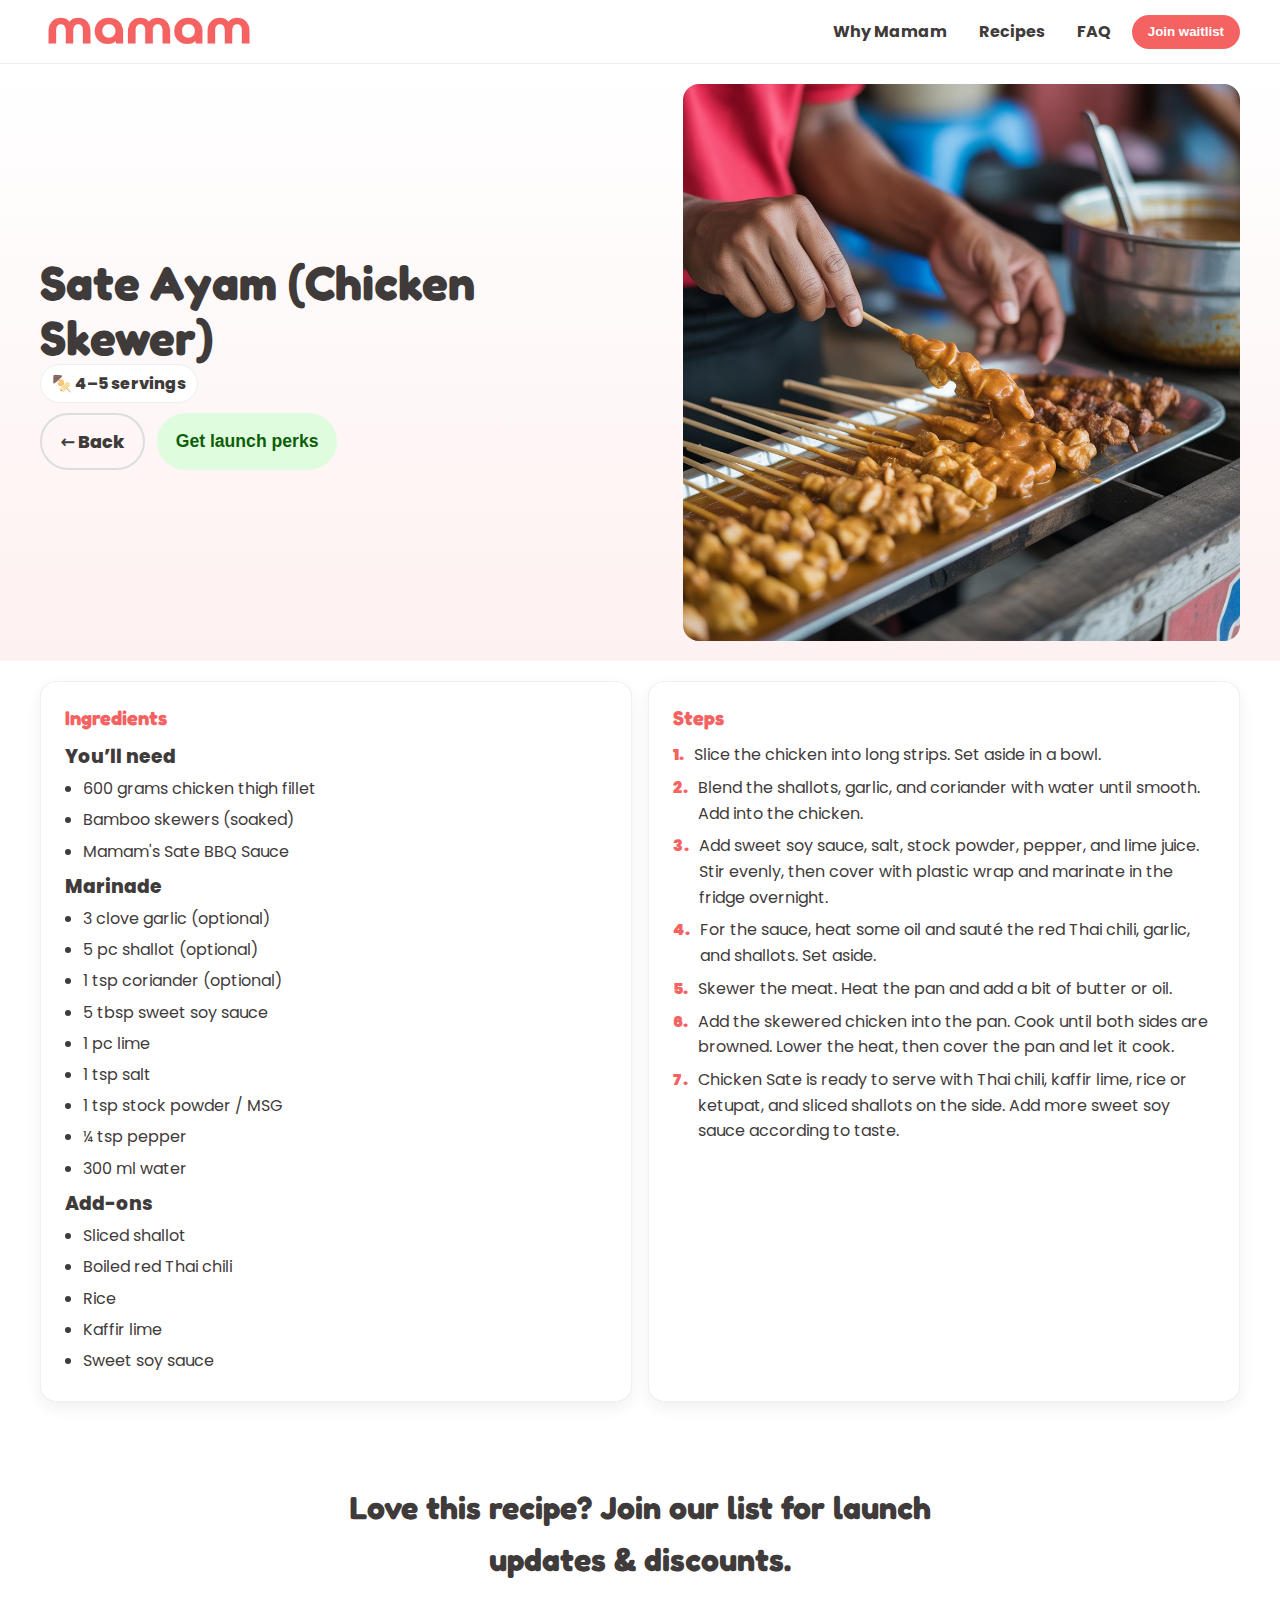
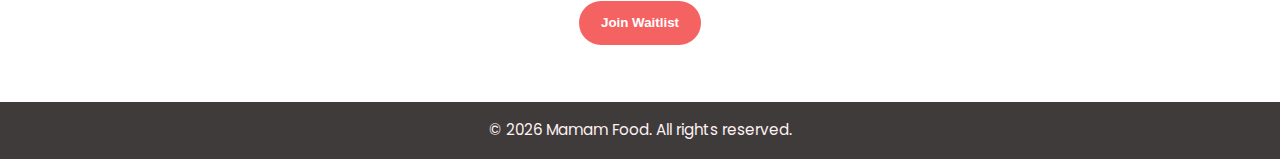
<file: docs/recipes/sate-ayam.html>
<!DOCTYPE html>
<html lang="en">
<head>
  <meta charset="utf-8" />
  <meta name="viewport" content="width=device-width, initial-scale=1" />
  <title>Sate Ayam (Chicken Skewer) — Mamam Food</title>
  <link rel="preconnect" href="https://fonts.googleapis.com" />
  <link rel="preconnect" href="https://fonts.gstatic.com" crossorigin />
  <link href="https://fonts.googleapis.com/css2?family=Poppins:wght@300;400;600;700&family=Fredoka:wght@600;700&display=swap" rel="stylesheet" />
  <link rel="stylesheet" href="../style.css" />
  <meta name="description" content="Sate Ayam (Chicken Skewer) with Mamam’s Sate BBQ Sauce. Mobile‑friendly, compact recipe. Yield 4–5 servings." />
  <style>
    /* Compact, mobile-first recipe layout on top of site theme */
    .recipe-hero{padding:1.25rem 0}
    .recipe-grid{display:grid;grid-template-columns:1fr;gap:1rem;align-items:center}
    .recipe-photo{border-radius:16px;overflow:hidden;background:#fff}
    .yield-pill{display:inline-flex;align-items:center;gap:.4rem;background:#fff;border:1px solid #eee;border-radius:999px;padding:.35rem .7rem;font-weight:800;color:#3f3b3b}

    .recipe-sections{padding:1.25rem 0 2rem}
    .recipe-grid-2{display:grid;grid-template-columns:1fr;gap:1rem}
    .card-plain{background:#fff;border:1px solid rgba(63,59,59,.08);border-radius:16px;padding:1.25rem 1.5rem;box-shadow:0 6px 16px rgba(0,0,0,.06)}
    .card-plain h2{font-family:'Fredoka',cursive;color:var(--primary);font-size:1.25rem;margin:0 0 .5rem}
    .subhead-small{color:#6b7280;margin:.25rem 0 .6rem;font-weight:700}

    .ing-group{margin:.5rem 0}
    .ing-group h3{margin:.4rem 0 .25rem;font-weight:800;color:#3f3b3b}
    .ing-list{display:grid;grid-template-columns:1fr;gap:.35rem;padding-left:1.1rem}
    .ing-list li{margin:0}
    .addons{display:flex;flex-wrap:wrap;gap:.4rem;margin-top:.35rem}
    .chip{border:1px solid #eee;border-radius:999px;padding:.25rem .6rem;background:#fff}

    .steps-list{counter-reset: step; list-style:none; padding-left:0}
    .steps-list li{display:grid;grid-template-columns:auto 1fr;gap:.6rem;align-items:start;margin:.45rem 0}
    .steps-list li::before{counter-increment: step; content: counter(step) "."; font-weight:900; color:var(--primary);}

    @media(min-width:900px){
      .recipe-grid{grid-template-columns:1fr .9fr;gap:1.5rem}
      .recipe-grid-2{grid-template-columns:1fr 1fr}
    }
  </style>
</head>
<body>
  <!-- Header -->
  <header class="navbar">
    <div class="container nav-content" role="navigation" aria-label="Primary">
      <a class="logo" href="/" aria-label="Mamam Food home">
        <img src="../logo.png" onerror="this.src='../Logo.PNG'" alt="Mamam Food logo" />
      </a>
      <nav class="primary-nav">
        <a href="/index.html#why">Why Mamam</a>
        <a href="/index.html#recipes">Recipes</a>
        <a href="/index.html#faq">FAQ</a>
        <button class="nav-cta" data-open="waitlist-modal" aria-haspopup="dialog" aria-controls="waitlist-modal">Join waitlist</button>
      </nav>
    </div>
  </header>

  <main id="top">
    <!-- HERO -->
    <section class="hero recipe-hero">
      <div class="container recipe-grid">
        <div class="hero-copy">
          <h1>Sate Ayam 
          (Chicken Skewer)</h1>
          <div class="yield-pill" aria-label="Yield">🍢 4–5 servings</div>
          <div class="hero-ctas" style="margin-top:.6rem">
            <a id="back-link" class="cta-btn ghost" href="../index.html#recipes" data-fallback="../index.html#recipes">← Back</a>
            <button class="cta-btn" data-open="waitlist-modal">Get launch perks</button>
          </div>
        </div>
        <figure class="recipe-photo" aria-hidden="true">
          <img src="../Recipe1.jpg" alt="Sate Ayam skewers with peanut sauce" loading="lazy" />
        </figure>
      </div>
    </section>

    <!-- INGREDIENTS + STEPS -->
    <section class="recipe-sections">
      <div class="container recipe-grid-2">
        <section class="card-plain" id="ingredients">
          <h2>Ingredients</h2>
          <div class="ing-group">
            <h3>You’ll need</h3>
            <ul class="ing-list">
              <li>600 grams chicken thigh fillet</li>
              <li>Bamboo skewers (soaked)</li>
              <li>Mamam's Sate BBQ Sauce</li>
            </ul>
          </div>

          <div class="ing-group">
            <h3>Marinade</h3>
            <ul class="ing-list">
              <li>3 clove garlic (optional)</li>
              <li>5 pc shallot (optional)</li>
              <li>1 tsp coriander (optional)</li>
              <li>5 tbsp sweet soy sauce</li>
              <li>1 pc lime</li>
              <li>1 tsp salt</li>
              <li>1 tsp stock powder / MSG</li>
              <li>¼ tsp pepper</li>
              <li>300 ml water</li>
            </ul>
          </div>

          <div class="ing-group">
            <h3>Add-ons</h3>
            <ul class="ing-list">
              <li>Sliced shallot</li>
              <li>Boiled red Thai chili</li>
              <li>Rice</li>
              <li>Kaffir lime</li>
              <li>Sweet soy sauce</li>
            </ul>
          </div>
        </section>

        <section class="card-plain" id="steps">
          <h2>Steps</h2>
          <ol class="steps-list">
            <li>Slice the chicken into long strips. Set aside in a bowl.</li>
            <li>Blend the shallots, garlic, and coriander with water until smooth. Add into the chicken.</li>
            <li>Add sweet soy sauce, salt, stock powder, pepper, and lime juice. Stir evenly, then cover with plastic wrap and marinate in the fridge overnight.</li>
            <li>For the sauce, heat some oil and sauté the red Thai chili, garlic, and shallots. Set aside.</li>
            <li>Skewer the meat. Heat the pan and add a bit of butter or oil.</li>
            <li>Add the skewered chicken into the pan. Cook until both sides are browned. Lower the heat, then cover the pan and let it cook.</li>
            <li>Chicken Sate is ready to serve with Thai chili, kaffir lime, rice or ketupat, and sliced shallots on the side. Add more sweet soy sauce according to taste.</li>
          </ol>
        </section>
      </div>
    </section>

    <section class="cta-block">
      <div class="cta-content">
        <h2>Love this recipe? Join our list for launch updates & discounts.</h2>
        <button type="button" class="cta-btn-dark" data-open="waitlist-modal">Join Waitlist</button>
      </div>
    </section>
  </main>

  <footer class="footer">
    <div class="container">
      <p>&copy; <span id="year"></span> Mamam Food. All rights reserved.</p>
    </div>
  </footer>

  <!-- Waitlist Modal (same as index) -->
  <div id="waitlist-modal" class="modal" role="dialog" aria-modal="true" aria-labelledby="waitlist-title" hidden>
    <div class="modal-card">
      <button class="close" data-close aria-label="Close">×</button>
      <h3 id="waitlist-title">Get first dibs + launch discount</h3>
      <p class="modal-sub">Join the Mamam waitlist — exclusive perks at launch.</p>

      <iframe name="hidden_iframe" id="hidden_iframe" style="display:none;"></iframe>
      <form id="waitlist-form"
        action="https://docs.google.com/forms/d/e/1FAIpQLSfjO_PI4Z9yxTVx5plGG4IVrYUAAAMLwyxVF9CmSBVuYnHZ2w/formResponse"
        method="POST" target="hidden_iframe" novalidate>
        <label class="sr-only" for="wl-email">Email</label>
        <input id="wl-email" class="input" type="email" name="entry.1663422065" placeholder="you@gmail.com" required pattern="^[^\s@]+@[^\s@]+\.[^\s@]+$" />
        <button type="submit" class="nav-cta">Join waitlist</button>
        <input type="text" name="hp_chek" tabindex="-1" autocomplete="off" style="position:absolute;left:-9999px;opacity:0;" aria-hidden="true" />
        <div id="wl-success" class="success">You’re on the list! 🎉</div>
        <div id="wl-error" class="error">Please enter a valid email.</div>
      </form>
      <small class="privacy">We’ll email only about Mamam launches and promos. Unsubscribe anytime.</small>
    </div>
  </div>

  <!-- JS (reuse index behavior) -->
  <script>
    document.getElementById('year').textContent = new Date().getFullYear();

    // Modal open/close
    document.querySelectorAll('[data-open]').forEach(el=>{
      el.addEventListener('click', (e)=>{
        e.preventDefault();
        const id = el.getAttribute('data-open');
        const modal = document.getElementById(id);
        if (modal) modal.hidden = false;
      });
    });
    const overlay = document.getElementById('waitlist-modal');
    function closeModal(){
      overlay.hidden = true;
      const form = document.getElementById('waitlist-form');
      const success = document.getElementById('wl-success');
      const errorBox = document.getElementById('wl-error');
      const submitBtn = form?.querySelector('button[type="submit"]');
      if (success) success.style.display = 'none';
      if (errorBox) errorBox.style.display = 'none';
      if (form) form.reset();
      if (submitBtn){ submitBtn.disabled = false; submitBtn.textContent = 'Join waitlist'; }
    }
    document.querySelectorAll('[data-close]').forEach(btn=>btn.addEventListener('click', closeModal));
    document.addEventListener('keydown', (e)=>{ if (e.key === 'Escape') closeModal(); });
    overlay?.addEventListener('click', (e)=>{ if (e.target.classList.contains('modal')) closeModal(); });

    // Waitlist submit → Google Forms via hidden iframe
    const form = document.getElementById('waitlist-form');
    const submitBtn = form.querySelector('button[type="submit"]');
    const success = document.getElementById('wl-success');
    const errorBox = document.getElementById('wl-error');
    const iframe = document.getElementById('hidden_iframe');

    form.addEventListener('submit', (e) => {
      const hp = form.querySelector('input[name="hp_chek"]');
      const email = form.querySelector('input[type="email"]');
      success.style.display = 'none';
      errorBox.style.display = 'none';
      if (hp.value) { e.preventDefault(); errorBox.textContent = 'Blocked as spam.'; errorBox.style.display = 'block'; return; }
      if (!email.value || !email.checkValidity()) { e.preventDefault(); email.focus(); errorBox.textContent = 'Please enter a valid email.'; errorBox.style.display = 'block'; return; }
      submitBtn.disabled = true; submitBtn.textContent = 'Submitting…';
      const hiddenSubmit = document.createElement('input');
      hiddenSubmit.type = 'hidden'; hiddenSubmit.name = 'submit';
      hiddenSubmit.value = 'Submit';
      form.appendChild(hiddenSubmit);
    });

    iframe.addEventListener('load', () => {
      if (submitBtn.disabled) {
        submitBtn.disabled = false;
        submitBtn.textContent = 'Join waitlist';
        success.style.display = 'block';
        form.reset();
      }
    });

    // Robust Back button: go back if there is a same-origin referrer; otherwise fall back to Recipes section
    const backLink = document.getElementById('back-link');
    backLink?.addEventListener('click', (e) => {
      e.preventDefault();
      try {
        if (document.referrer) {
          const ref = new URL(document.referrer);
          if (ref.origin === location.origin) {
            history.back();
            return;
          }
        }
      } catch (_) { /* ignore malformed referrers */ }
      const fallback = backLink.getAttribute('data-fallback') || '../index.html#recipes';
      location.href = fallback;
    });
  </script>

  <!-- SEO: updated Recipe structured data -->
  <script type="application/ld+json">
  {
    "@context": "https://schema.org",
    "@type": "Recipe",
    "name": "Sate Ayam (Chicken Skewer)",
    "description": "Compact Jakarta-style chicken satay with Mamam’s Sate BBQ Sauce.",
    "image": ["https://mamamfood.com/Recipe1.jpg"],
    "recipeYield": "4-5 servings",
    "recipeIngredient": [
      "600 grams chicken thigh fillet",
      "Bamboo skewers (soaked)",
      "Mamam's Sate BBQ Sauce",
      "3 clove garlic (optional)",
      "5 pc shallot (optional)",
      "1 tsp coriander (optional)",
      "5 tbsp sweet soy sauce",
      "1 pc lime",
      "1 tsp salt",
      "1 tsp stock powder / MSG",
      "1/4 tsp pepper",
      "300 ml water",
      "Add-ons: Sliced shallot, Boiled red Thai chili, Rice, Kaffir lime, Sweet soy sauce"
    ],
    "recipeInstructions": [
      {"@type":"HowToStep","text":"Slice the chicken into long strips. Set aside in a bowl."},
      {"@type":"HowToStep","text":"Blend the shallots, garlic, and coriander with water until smooth. Add into the chicken."},
      {"@type":"HowToStep","text":"Add sweet soy sauce, salt, stock powder, pepper, and lime juice. Stir evenly, then cover with plastic wrap and marinate in the fridge overnight."},
      {"@type":"HowToStep","text":"For the sauce, heat some oil and sauté the red Thai chili, garlic, and shallots. Set aside."},
      {"@type":"HowToStep","text":"Skewer the meat. Heat the pan and add a bit of butter or oil."},
      {"@type":"HowToStep","text":"Add the skewered chicken into the pan. Cook until both sides are browned. Lower the heat, then cover the pan and let it cook."},
      {"@type":"HowToStep","text":"Serve with Thai chili, kaffir lime, rice or ketupat, and sliced shallots. Add more sweet soy sauce according to taste."}
    ]
  }
  </script>
</body>
</html>
</file>
<file: docs/style.css>
:root{
  --primary:#f56262;    /* pink */
  --secondary:#fffe9f;  /* yellow */
  --accent:#E0FCDE;     /* soft green */
  --dark:#3f3b3b;       /* dark grey */
  --light:#FEF1F1;      /* softer pink */
  --muted:#f89292;      /* soft pink */
  --white:#ffffff;
  --dark-green:#0D5F07; /* dark green */
}

/* Global */
*{box-sizing:border-box;margin:0;padding:0}
html{scroll-behavior:smooth}
html.no-scroll{overflow:hidden}
body{font-family:'Poppins',system-ui,-apple-system,Segoe UI,Roboto,Arial,sans-serif;line-height:1.6;color:var(--dark);background:var(--white)}
img{max-width:100%;height:auto;display:block}
.container{width:min(94%, 1200px);margin:0 auto}
.visually-hidden,.sr-only{position:absolute;clip:rect(0 0 0 0);clip-path:inset(50%);height:1px;width:1px;overflow:hidden;white-space:nowrap}

/* Header */
.navbar{position:sticky;top:0;z-index:50;background:var(--white);border-bottom:1px solid #eee}
.nav-content{display:flex;align-items:center;gap:.75rem;padding:.6rem 0}
.logo img{height:34px;width:auto}
@media(min-width:992px){.logo img{height:44px}}

/* Desktop nav */
.primary-nav{margin-left:auto;display:flex;gap:.6rem;align-items:center}
.primary-nav a{text-decoration:none;font-weight:700;color:var(--dark);padding:.5rem .7rem;border-radius:10px}
.primary-nav a:hover{background:#f2f2f2}
.nav-cta{background:var(--primary);color:#fff;border:0;border-radius:999px;padding:.6rem 1rem;font-weight:800;cursor:pointer}
.nav-cta:hover{filter:brightness(.95)}

/* Mobile toggle + drawer */
.mobile-toggle{display:inline-flex;align-items:center;justify-content:center;height:40px;width:44px;border-radius:10px;border:1px solid #eee;background:#fff;font-size:20px;cursor:pointer;margin-left:auto}
@media(min-width:900px){.mobile-toggle{display:none}}
@media(max-width:899px){.primary-nav{display:none}}

.mobile-drawer{position:fixed;inset:0 0 0 auto;width:min(84vw,360px);transform:translateX(100%);transition:transform .2s ease;z-index:60;background:#fff;box-shadow:-10px 0 40px rgba(0,0,0,.2);padding:16px;display:flex;flex-direction:column;gap:10px}
.mobile-drawer.open{transform:none}
.drawer-close{align-self:flex-end;border:0;background:transparent;font-size:28px;line-height:1;color:#6b6b6b;cursor:pointer}
.drawer-link{padding:14px 10px;border-radius:12px;text-decoration:none;color:var(--dark);font-weight:800}
.drawer-link:hover{background:#f7f7f7}
.drawer-cta{margin-top:8px;background:var(--primary);color:#fff;border:0;border-radius:999px;padding:.9rem 1.2rem;font-weight:800;cursor:pointer;width:100%}

/* HERO (two-column) */
.hero{background:linear-gradient(180deg,#ffffff,var(--light));padding:2rem 0}
.hero-grid{display:grid;grid-template-columns:1fr;gap:1.2rem;align-items:center}
.hero-copy h1{font-family:'Fredoka',cursive;font-weight:700;font-size:clamp(1.8rem,5.5vw,3rem);line-height:1.14;color:var(--dark)}
.subhead{margin:.6rem 0 1rem;max-width:48ch}
.hero-ctas{display:flex;gap:.6rem;flex-wrap:wrap}
.cta-btn{font-size:1.05rem;font-weight:800}
.cta-btn,.cta-btn.ghost,.cta-btn-dark{display:inline-block;border-radius:999px;padding:.8rem 1.15rem;cursor:pointer;transition:.2s}
.cta-btn{background:var(--accent);color:var(--dark-green);border:0}
.cta-btn.ghost{background:transparent;border:2px solid #ddd;color:var(--dark);text-decoration:none}
.cta-btn-dark{background:var(--secondary);color:var(--dark);border:0}
.cta-btn:hover,.cta-btn-dark:hover{filter:brightness(.95)}
.hero-media{background:#ffdfe0;border-radius:18px;overflow:hidden}
.hero-media img{width:100%;height:auto;display:block}
@media(min-width:980px){.hero{padding:2.8rem 0}.hero-grid{grid-template-columns:1.05fr .95fr;gap:2rem}.hero-ctas{gap:.8rem}.cta-btn{font-size:1.1rem}}

/* CLAIM STRIP */
.claim-strip{background:var(--light);border-top:1px solid #f2f2f2;border-bottom:1px solid #f2f2f2}
.claims{display:grid;grid-template-columns:repeat(2,1fr);gap:1rem;align-items:center;justify-items:center;padding:.9rem 0}
.claim{display:flex;flex-direction:column;align-items:center;gap:.3rem}
.claim-icon{font-size:1.5rem;line-height:1}
.claim-title{font-weight:900;color:var(--primary);letter-spacing:.02em}
@media(min-width:900px){.claims{grid-template-columns:repeat(4,1fr);padding:1.2rem 0}.claim-icon{font-size:1.9rem}}

/* Problem */
.problem{background:var(--light);padding:2.6rem 0}
.problem-grid{display:flex;flex-direction:column;gap:1.2rem;align-items:center}
.problem-image-wrapper{width:min(520px,96%)}
.problem-image-wrapper img{border-radius:16px;box-shadow:0 8px 22px rgba(0,0,0,.06)}
.problem-text{max-width:680px;text-align:center;padding:0 .4rem}
.problem h2{font-family:'Fredoka',cursive;color:var(--primary);font-size:clamp(1.4rem,4.4vw,2rem);margin-bottom:.4rem}
@media (min-width:900px){.problem{padding:3.5rem 0}.problem-grid{flex-direction:row;justify-content:space-between}.problem-text{text-align:left;padding-left:2rem}}

/* Product Explainer */
.product-explainer{background:var(--light);padding:3rem 0}
.explainer-grid{display:grid;gap:1.5rem;align-items:center;grid-template-columns:1fr}
.explainer-media{order:1;display:flex;justify-content:flex-end}
.explainer-media img{width:100%;max-width:520px;border-radius:16px;box-shadow:0 10px 26px rgba(0,0,0,.08);display:block}
.explainer-copy h2{font-family:'Fredoka',cursive;color:var(--primary);font-size:clamp(1.4rem,4.4vw,2.2rem);margin-bottom:.4rem}
.explainer-copy .lede{font-weight:700;color:var(--dark);margin-bottom:.6rem}
.explainer-copy p{color:var(--dark);opacity:.95;margin-bottom:.7rem}
@media (min-width:960px){.explainer-grid{grid-template-columns:.9fr 1.1fr}.explainer-media{order:1}}

/* How To Use */
.how-to{background:#fff;padding:3rem 0 3.6rem}
.how-to h2{font-family:'Fredoka',cursive;color:var(--primary);text-align:center;font-size:clamp(1.4rem,4.4vw,2.2rem);margin-bottom:1rem}
.use-cards{display:grid;grid-template-columns:1fr;gap:.9rem}
.use-card{background:var(--white);border:1px solid rgba(63,59,59,.08);border-radius:16px;padding:1rem;box-shadow:0 6px 16px rgba(0,0,0,.06);transition:transform .18s ease, box-shadow .18s ease, border-color .18s ease}
.use-card:hover{transform:translateY(-3px);border-color:var(--primary);box-shadow:0 14px 28px rgba(245,98,98,.18)}
.use-icon{width:52px;height:52px;display:grid;place-items:center;border-radius:14px;background:var(--accent);color:var(--dark-green);font-size:1.4rem;margin-bottom:.5rem}
.use-card h3{color:var(--dark-green);margin-bottom:.2rem;font-weight:800}
.use-card p{color:var(--dark);opacity:.9}
@media (min-width:900px){.use-cards{grid-template-columns:repeat(4,1fr)}}

/* Recipes */
.recipes{background:#fff;padding:3.2rem 0}
.recipes h2{font-family:'Fredoka',cursive;color:var(--primary);text-align:center;margin-bottom:1.1rem;font-size:clamp(1.4rem,4.4vw,1.8rem)}
.recipes .cards{display:grid;gap:.9rem;grid-template-columns:1fr}
.card{position:relative;cursor:pointer;border:2px solid transparent;border-radius:14px;overflow:hidden;background:var(--white);transition:transform .2s ease, box-shadow .2s ease, border-color .2s ease}
.card h3{padding:1rem 1rem .25rem;color:var(--primary);font-weight:800}
.card a{display:inline-block;padding:0 1rem 1rem;color:var(--dark-green);font-weight:800;text-decoration:none}
.card img{aspect-ratio:16/10;object-fit:cover}
.card:hover{transform:translateY(-4px);border-color:var(--primary);box-shadow:0 12px 26px rgba(245,98,98,.25)}
.card:hover h3{color:var(--dark-green)}
.card:hover a{text-decoration:underline;text-underline-offset:3px}
.card::after{content:"Tap for recipe";position:absolute;right:.75rem;bottom:.6rem;font-size:.85rem;font-weight:800;color:var(--primary);opacity:0;transition:opacity .2s}
.card:hover::after{opacity:1}
@media (min-width:640px){.recipes .cards{grid-template-columns:repeat(2,1fr)}}
@media (min-width:900px){.recipes .cards{grid-template-columns:repeat(3,1fr)}}

/* Testimonials */
.testimonials{background:var(--primary);padding:2.2rem 0 2.8rem;position:relative;overflow:hidden}
.testimonials .checker{height:32px;background:repeating-linear-gradient(90deg,var(--white) 0 42px,var(--primary) 42px 84px);opacity:.95}
.testimonials-title{color:var(--white);text-align:center;font-family:'Fredoka',cursive;font-weight:900;font-size:clamp(1.6rem,4.6vw,3rem);letter-spacing:.02em;margin:1rem 0 1.2rem}
.reviews-row{display:grid;grid-auto-flow:column;grid-auto-columns:min(280px,84vw);gap:1rem;overflow-x:auto;padding:.4rem .25rem;scroll-snap-type:x mandatory}
.reviews-row::-webkit-scrollbar{height:8px}
.reviews-row::-webkit-scrollbar-thumb{background:rgba(255,255,255,.35);border-radius:999px}
.review{background:#fffaf5;color:var(--dark);border-radius:22px;padding:1.1rem;box-shadow:0 8px 24px rgba(0,0,0,.12);border:1px solid rgba(63,59,59,.08);scroll-snap-align:start}
.review .stars{color:var(--primary);letter-spacing:.15rem;font-size:1.05rem;margin-bottom:.45rem}
.review p{font-size:1rem;line-height:1.55;margin-bottom:.8rem}
.review .author{font-weight:900;color:var(--primary)}

/* CTA */
.cta-block{background:#ffffff;color:var(--dark);padding:3rem 0 3.6rem;text-align:center;clip-path:polygon(0 6%,100% 0,100% 100%,0 100%)}
.cta-content h2{font-family:'Fredoka',cursive;font-size:clamp(1.4rem,4.6vw,2rem);margin-bottom:1rem;max-width:680px;margin-inline:auto;color:var(--dark)}
.cta-btn-dark{display:inline-block;background:var(--primary);color:var(--white);border:0;border-radius:999px;padding:.9rem 1.4rem;font-weight:800;cursor:pointer;text-decoration:none;transition:background .3s ease}
.cta-btn-dark:hover{background:var(--muted);filter:none}

/* FAQ */
.faq{background:var(--muted);padding:2.6rem 0}
.faq h2{font-family:'Fredoka',cursive;font-size:clamp(1.4rem,4.6vw,2rem);color:var(--dark);text-align:center;margin-bottom:1rem}
.faq-item{max-width:720px;margin:.6rem auto}
.faq-item details{background:#fff;border:1px solid #ddd;border-radius:10px;padding:1rem 1.1rem;cursor:pointer}
.faq-item details[open]{background:#fff9f7;border-color:#f2c5bf}
.faq-item summary{font-weight:800}

/* Footer */
.footer{background:var(--dark);color:var(--light);text-align:center;padding:1rem 0;font-size:.95rem}

/* Modal */
.modal[hidden]{display:none!important}
.modal{position:fixed;inset:0;display:grid;place-items:center;padding:1rem;background:rgba(0,0,0,.45);backdrop-filter:blur(3px);z-index:1000}
.modal-card{background:#fff;border-radius:24px;box-shadow:0 30px 80px rgba(0,0,0,.28);width:min(840px,94vw);padding:22px 20px 18px;position:relative;max-height:90vh;overflow:auto}
@media(min-width:560px){.modal-card{padding:28px 28px 22px;width:min(840px,92vw)}}
.modal-card .close{position:absolute;top:12px;right:14px;line-height:1;border:0;background:transparent;font-size:24px;color:#6b6b6b;cursor:pointer}
#waitlist-title{font-family:'Fredoka',cursive;font-weight:800;color:#3f3b3b;font-size:clamp(1.5rem,4.2vw,2.25rem);margin:0 0 14px}
.modal-sub{color:#6b7280;margin:-6px 0 12px}
#waitlist-form{display:grid;gap:10px;align-items:center;grid-template-columns:1fr auto}
#waitlist-form input[type="email"]{height:56px;border:1px solid #e6e6e6;border-radius:16px;padding:0 16px;font-size:1rem;box-shadow:inset 0 1px 2px rgba(0,0,0,.05)}
#waitlist-form input::placeholder{color:#9aa3af}
#waitlist-form .nav-cta{height:56px;padding:0 22px;border-radius:999px;font-size:1rem;font-weight:800}
.privacy{display:block;margin-top:14px;color:#6b7280;font-size:.95rem}
.form-note{grid-column:1 / -1;color:#475569;font-size:.95rem;min-height:1.2em}
#waitlist-form input[type="email"]:focus{outline:none;border-color:var(--primary);box-shadow:0 0 0 6px rgba(245,98,98,.25)}
.success,.error{display:none;margin-top:12px;padding:12px 14px;border-radius:12px;font-weight:700}
.success{background:#ecfdf5;color:#065f46}
.error{background:#fef2f2;color:#991b1b}
@media (max-width:560px){#waitlist-form{grid-template-columns:1fr}}
</file>
